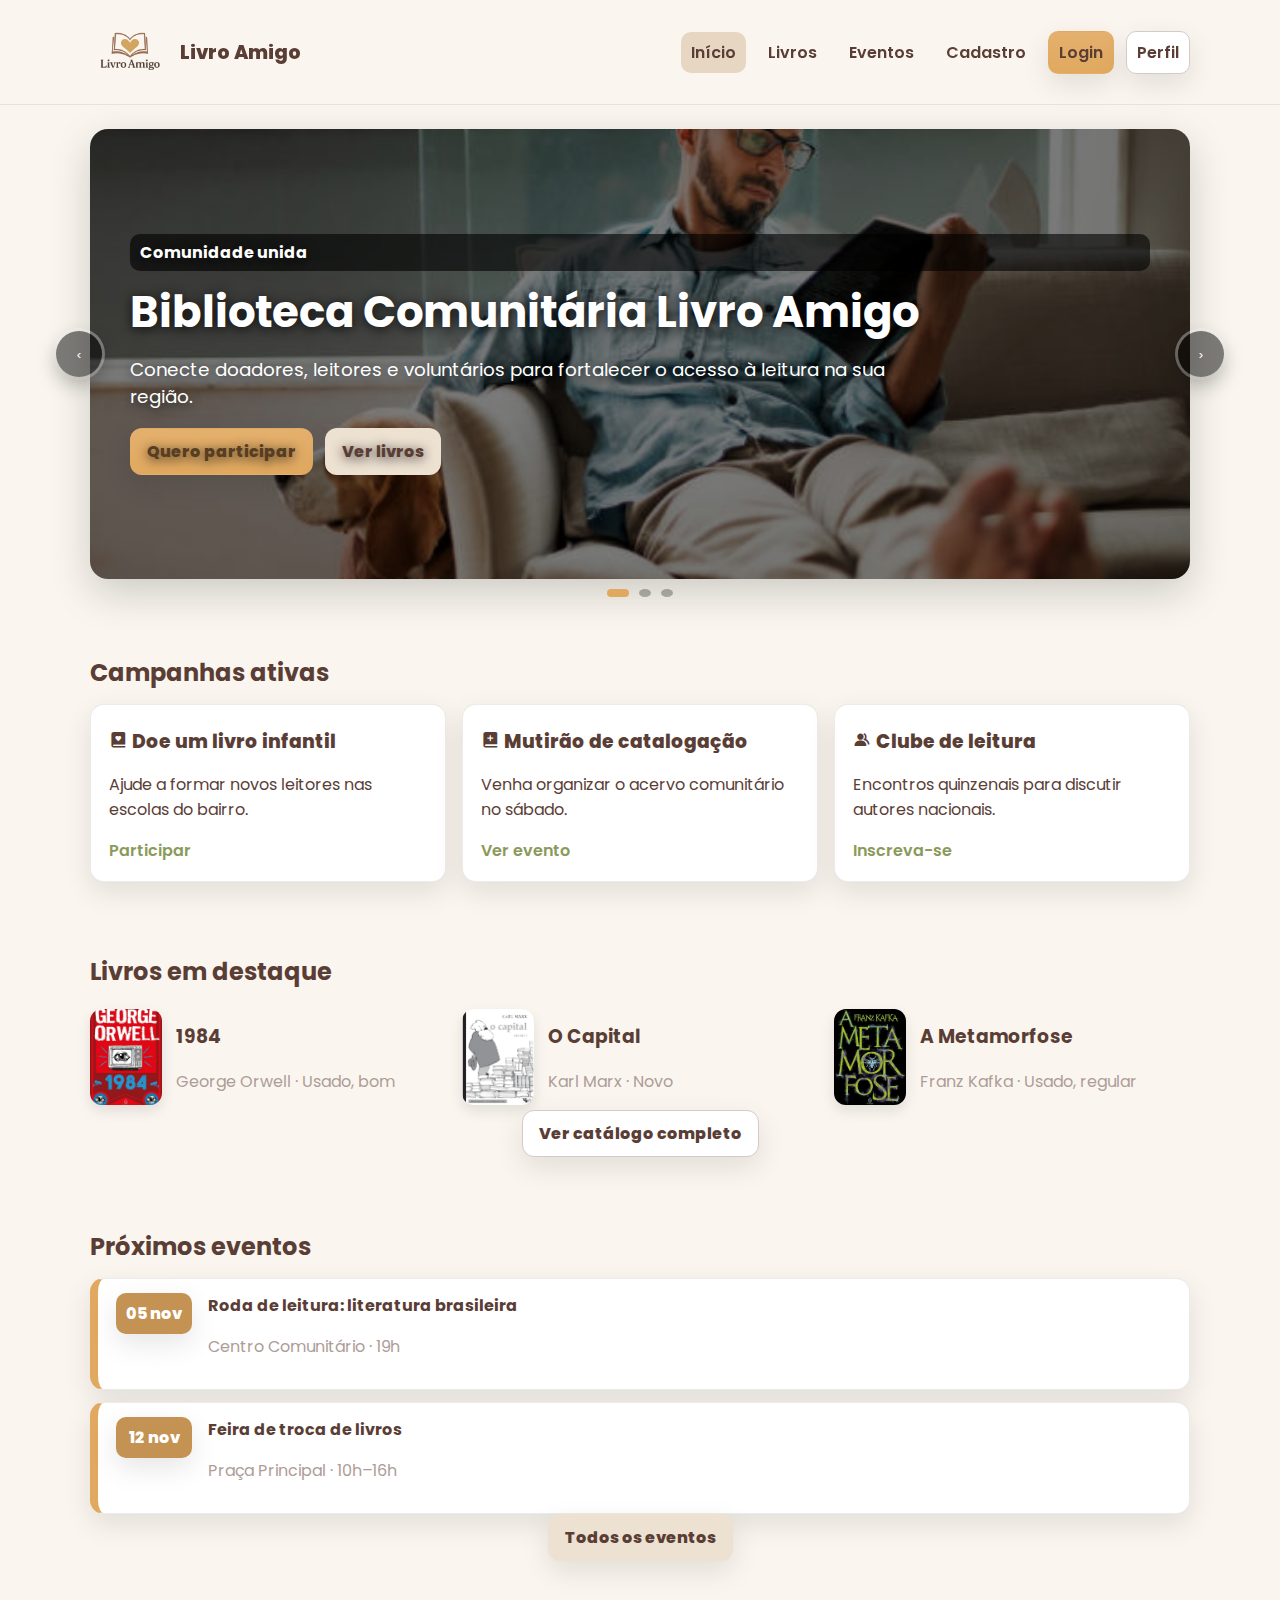
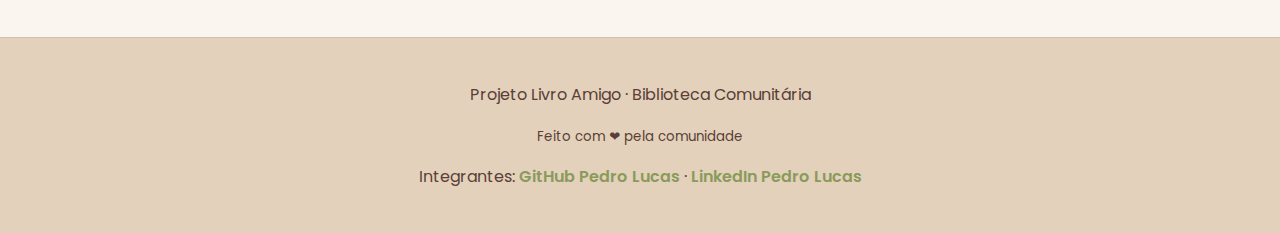
<file: index.html>
<!DOCTYPE html>
<html lang="pt-br">
<head>
  <meta charset="utf-8">
  <meta name="viewport" content="width=device-width,initial-scale=1">
  <meta name="description" content="Biblioteca Comunitária Livro Amigo: conecte doadores, leitores e voluntários, veja livros em destaque e próximos eventos.">
  <title>Livro Amigo — Biblioteca Comunitária</title>
  <link rel="stylesheet" href="style.css">
  <link rel="preconnect" href="https://fonts.googleapis.com">
  <link rel="preconnect" href="https://fonts.gstatic.com" crossorigin>
  <link href="https://fonts.googleapis.com/css2?family=Merriweather:wght@700;900&family=Poppins:wght@400;600;800&display=swap" rel="stylesheet">
  <link href="https://unpkg.com/boxicons@2.1.4/css/boxicons.min.css" rel="stylesheet">
</head>
<body>
  <a class="skip-link" href="#conteudo">Ir para o conteúdo</a>
  <header class="site-header">
    <div class="container">
      <a class="brand" href="index.html" aria-label="Página inicial Livro Amigo">
        <img src="Public/ChatGPT%20Image%208%20de%20set.%20de%202025,%2017_44_16.png" alt="Logotipo Livro Amigo"  width="80" height="80" loading="lazy">
        <span>Livro Amigo</span>
      </a>
      <nav class="nav">
        <a href="index.html" aria-current="page">Início</a>
        <a href="livros.html">Livros</a>
        <a href="eventos.html">Eventos</a>
        <a href="cadastro.html">Cadastro</a>
        <a href="login.html" class="btn">Login</a>
        <a href="perfil.html" class="btn btn--outline">Perfil</a>
      </nav>
    </div>
  </header>

  <main id="conteudo" role="main">
    <section class="hero hero--carousel">
      <div class="container">
        <div class="carousel-wrap" data-carousel data-carousel-interval="7000" role="region" aria-label="Novidades Livro Amigo">
          <div class="carousel">
            <div class="carousel__slides">
              <article class="carousel__slide is-active" data-slide style="--slide-image: url('Public/imagem fundo.jpg');" role="group" aria-roledescription="slide" aria-label="1 de 3">
                <div class="carousel__content">
                  <div class="carousel__meta">Comunidade unida</div>
                  <h1>Biblioteca Comunitária Livro Amigo</h1>
                  <p>Conecte doadores, leitores e voluntários para fortalecer o acesso à leitura na sua região.</p>
                  <div class="hero-actions">
                    <a class="btn" href="cadastro.html">Quero participar</a>
                    <a class="btn btn--ghost" href="livros.html">Ver livros</a>
                  </div>
                </div>
              </article>

              <article class="carousel__slide" data-slide style="--slide-image: url('Public/imagem fundo criança.jpg');" role="group" aria-roledescription="slide" aria-label="2 de 3">
                <div class="carousel__content">
                  <div class="carousel__meta">Eventos e encontros</div>
                  <h2>Participe das rodas de leitura</h2>
                  <p>Vivencie clubes de leitura, feiras de troca e mutirões que movimentam a nossa biblioteca comunitária.</p>
                  <div class="hero-actions">
                    <a class="btn" href="eventos.html">Próximos eventos</a>
                    <a class="btn btn--ghost" href="cadastro.html">Seja voluntário</a>
                  </div>
                </div>
              </article>

              <article class="carousel__slide" data-slide style="--slide-image: url('Public/fundo imagem.jpg');" role="group" aria-roledescription="slide" aria-label="3 de 3">
                <div class="carousel__content">
                  <div class="carousel__meta">Doe ou troque</div>
                  <h2>Compartilhe livros que inspiram</h2>
                  <p>Amplie o acervo da comunidade doando títulos favoritos ou trocando por novas histórias para ler.</p>
                  <div class="hero-actions">
                    <a class="btn" href="cadastro.html">Cadastrar doação</a>
                    <a class="btn btn--ghost" href="livros.html">Explorar catálogo</a>
                  </div>
                </div>
              </article>
            </div>
          </div>

          <button class="carousel__control carousel__control--prev" type="button" data-carousel-prev aria-label="Slide anterior">‹</button>
          <button class="carousel__control carousel__control--next" type="button" data-carousel-next aria-label="Próximo slide">›</button>

          <div class="carousel__dots" data-carousel-dots></div>
        </div>
      </div>
    </section>
    <section class="cards container">
      <h2>Campanhas ativas</h2>
      <div class="grid">
        <article class="card">
          <h3><i class="bx bxs-book-heart icon" aria-hidden="true"></i> Doe um livro infantil</h3>
          <p>Ajude a formar novos leitores nas escolas do bairro.</p>
          <a class="link" href="cadastro.html">Participar</a>
        </article>
        <article class="card">
          <h3><i class="bx bxs-book-add icon" aria-hidden="true"></i> Mutirão de catalogação</h3>
          <p>Venha organizar o acervo comunitário no sábado.</p>
          <a class="link" href="eventos.html">Ver evento</a>
        </article>
        <article class="card">
          <h3><i class="bx bxs-group icon" aria-hidden="true"></i> Clube de leitura</h3>
          <p>Encontros quinzenais para discutir autores nacionais.</p>
          <a class="link" href="eventos.html">Inscreva-se</a>
        </article>
      </div>
    </section>

    <section class="cards container">
      <h2>Livros em destaque</h2>
      <div class="grid">
        <article class="book">
          <img class="book-cover" src="Public/1984Livro.jpg" alt="Capa do livro 1984" width="72" height="96" loading="lazy" decoding="async">
          <div>
            <h3>1984</h3>
            <p class="muted">George Orwell · Usado, bom</p>
          </div>
        </article>
        <article class="book">
          <img class="book-cover" src="Public/capitalLivro.webp" alt="Capa do livro O Capital" width="72" height="96" loading="lazy" decoding="async">
          <div>
            <h3>O Capital</h3>
            <p class="muted">Karl Marx · Novo</p>
          </div>
        </article>
        <article class="book">
          <img class="book-cover" src="Public/metamorfeseLivro.jpg" alt="Capa do livro A Metamorfose" width="72" height="96" loading="lazy" decoding="async">
          <div>
            <h3>A Metamorfose</h3>
            <p class="muted">Franz Kafka · Usado, regular</p>
          </div>
        </article>
      </div>
      <div class="center"><a class="btn btn--outline" href="livros.html">Ver catálogo completo</a></div>
    </section>

    <section class="cards container">
      <h2>Próximos eventos</h2>
      <ul class="events">
        <li>
          <time datetime="2025-11-05">05 nov</time>
          <div>
            <strong>Roda de leitura: literatura brasileira</strong>
            <p class="muted">Centro Comunitário · 19h</p>
          </div>
        </li>
        <li>
          <time datetime="2025-11-12">12 nov</time>
          <div>
            <strong>Feira de troca de livros</strong>
            <p class="muted">Praça Principal · 10h–16h</p>
          </div>
        </li>
      </ul>
      <div class="center"><a class="btn btn--ghost" href="eventos.html">Todos os eventos</a></div>
    </section>
  </main>

  <footer class="site-footer">
    <div class="container">
      <p>Projeto Livro Amigo · Biblioteca Comunitária</p>
      <small>Feito com ❤ pela comunidade</small>
      <p>
        Integrantes:
        <a class="link" href="https://github.com/peluca2007" target="_blank" rel="noopener">GitHub Pedro Lucas</a> ·
        <a class="link" href="https://www.linkedin.com/in/pedro-lucas-sales-larini-7a885b1a4/" target="_blank" rel="noopener">LinkedIn Pedro Lucas</a>

      </p>
    </div>
  </footer>
  <script src="script.js" defer></script>
</body>
</html>
</file>
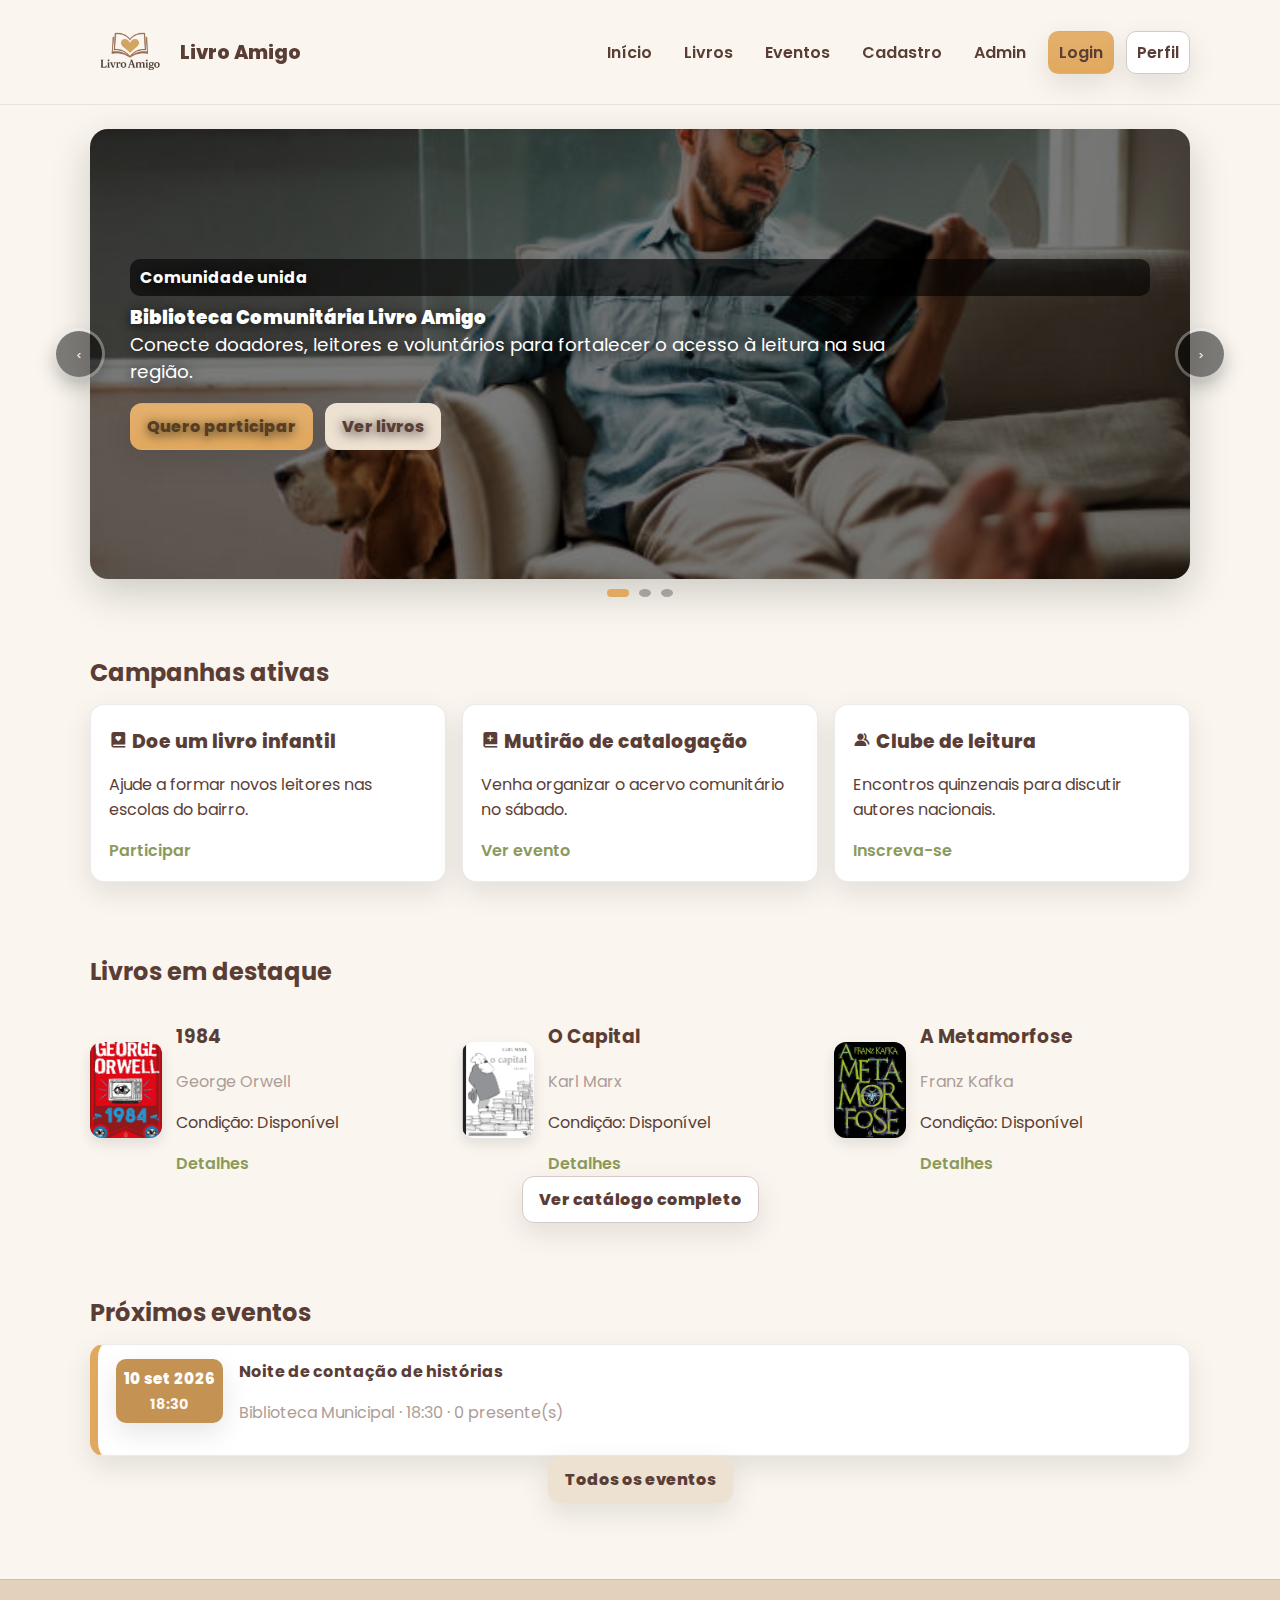
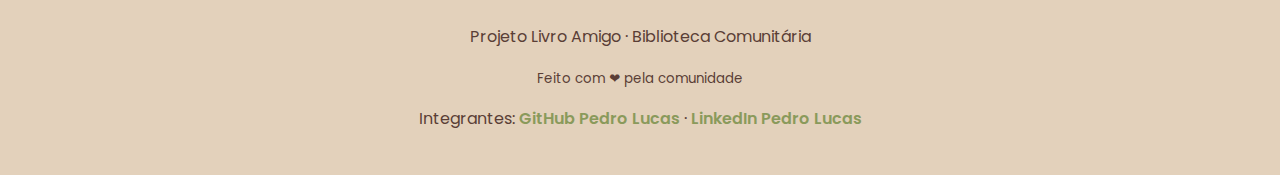
<file: LivroAmigo-main/index.html>
<!DOCTYPE html>
<html lang="pt-br">

<head>
  <meta charset="utf-8">
  <meta name="viewport" content="width=device-width,initial-scale=1">
  <meta name="description"
    content="Biblioteca Comunitária Livro Amigo: conecte doadores, leitores e voluntários, veja livros em destaque e próximos eventos.">
  <title>Livro Amigo — Biblioteca Comunitária</title>
  <link rel="stylesheet" href="style.css">
  <link rel="preconnect" href="https://fonts.googleapis.com">
  <link rel="preconnect" href="https://fonts.gstatic.com" crossorigin>
  <link
    href="https://fonts.googleapis.com/css2?family=Merriweather:wght@700;900&family=Poppins:wght@400;600;800&display=swap"
    rel="stylesheet">
  <link href="https://unpkg.com/boxicons@2.1.4/css/boxicons.min.css" rel="stylesheet">
</head>

<body>
  <a class="skip-link" href="#conteudo">Ir para o conteúdo</a>
  <header class="site-header">
    <div class="container">
      <a class="brand" href="index.html" aria-label="Página inicial Livro Amigo">
        <img src="Public/ChatGPT%20Image%208%20de%20set.%20de%202025,%2017_44_16.png" alt="Logotipo Livro Amigo"
          width="80" height="80" loading="lazy">
        <span>Livro Amigo</span>
      </a>
      <nav class="nav">
        <a href="index.html">Início</a>
        <a href="livros.html">Livros</a>
        <a href="eventos.html">Eventos</a>
        <a href="cadastro.html">Cadastro</a>
        <a href="admin.html">Admin</a> <a href="login.html" class="btn">Login</a>
        <a href="perfil.html" class="btn btn--outline">Perfil</a>
      </nav>
    </div>
  </header>

  <main id="conteudo">
    <section class="hero hero--carousel" aria-labelledby="hero-title">
      <h2 id="hero-title" class="sr-only">Novidades e Destaques</h2>
      <div class="container">
        <div class="carousel-wrap" data-carousel data-carousel-interval="7000" role="region"
          aria-label="Novidades Livro Amigo">
          <div class="carousel">
            <div class="carousel__slides">
              <article class="carousel__slide is-active" data-slide
                style="--slide-image: url('Public/imagem fundo.jpg');" role="listitem" aria-roledescription="slide"
                aria-label="1 de 3">
                <div class="carousel__content">
                  <div class="carousel__meta">Comunidade unida</div>
                  <p class="carousel__heading">Biblioteca Comunitária Livro Amigo</p>
                  <p>Conecte doadores, leitores e voluntários para fortalecer o acesso à leitura na sua região.</p>
                  <div class="hero-actions">
                    <a class="btn" href="cadastro.html">Quero participar</a>
                    <a class="btn btn--ghost" href="livros.html">Ver livros</a>
                  </div>
                </div>
              </article>

              <article class="carousel__slide" data-slide style="--slide-image: url('Public/imagem fundo criança.jpg');"
                role="listitem" aria-roledescription="slide" aria-label="2 de 3">
                <div class="carousel__content">
                  <div class="carousel__meta">Eventos e encontros</div>
                  <p class="carousel__heading carousel__heading--h2">Participe das rodas de leitura</p>
                  <p>Vivencie clubes de leitura, feiras de troca e mutirões que movimentam a nossa biblioteca
                    comunitária.</p>
                  <div class="hero-actions">
                    <a class="btn" href="eventos.html">Próximos eventos</a>
                    <a class="btn btn--ghost" href="cadastro.html">Seja voluntário</a>
                  </div>
                </div>
              </article>

              <article class="carousel__slide" data-slide style="--slide-image: url('Public/fundo imagem.jpg');"
                role="listitem" aria-roledescription="slide" aria-label="3 de 3">
                <div class="carousel__content">
                  <div class="carousel__meta">Doe ou troque</div>
                  
                  <p class="carousel__heading carousel__heading--h2">Compartilhe livros que inspiram</p>
                  <p>Amplie o acervo da comunidade doando títulos favoritos ou trocando por novas histórias para ler.
                  </p>
                  <div class="hero-actions">
                    <a class="btn" href="cadastro.html">Cadastrar doação</a>
                    <a class="btn btn--ghost" href="livros.html">Explorar catálogo</a>
                  </div>
                </div>
              </article>
            </div>
          </div>

          <button class="carousel__control carousel__control--prev" type="button" data-carousel-prev
            aria-label="Slide anterior">‹</button>
          <button class="carousel__control carousel__control--next" type="button" data-carousel-next
            aria-label="Próximo slide">›</button>

          <div class="carousel__dots" data-carousel-dots></div>
        </div>
      </div>
    </section>
    <section class="cards container">
      <h2>Campanhas ativas</h2>
        <div class="grid">
        <article class="card">
          <h3><i class="bx bxs-book-heart icon" aria-hidden="true"></i> Doe um livro infantil</h3>
          <p>Ajude a formar novos leitores nas escolas do bairro.</p>
          <a class="link" href="cadastro.html">Participar</a>
        </article>
        <article class="card">
          <h3><i class="bx bxs-book-add icon" aria-hidden="true"></i> Mutirão de catalogação</h3>
          <p>Venha organizar o acervo comunitário no sábado.</p>
          <a class="link" href="eventos.html">Ver evento</a>
        </article>
        <article class="card">
          <h3><i class="bx bxs-group icon" aria-hidden="true"></i> Clube de leitura</h3>
          <p>Encontros quinzenais para discutir autores nacionais.</p>
          <a class="link" href="eventos.html">Inscreva-se</a>
        </article>
      </div>
    </section>

    <section class="cards container">
      <h2>Livros em destaque</h2>
        <div class="grid" id="featuredGrid">
        <article class="book">
          <img class="book-cover" src="Public/1984Livro.jpg" alt="Capa do livro 1984" width="72" height="96"
            loading="lazy" decoding="async">
          <div>
            <h3>1984</h3>
            <p class="muted">George Orwell · Usado, bom</p>
          </div>
        </article>
        <article class="book">
          <img class="book-cover" src="Public/capitalLivro.webp" alt="Capa do livro O Capital" width="72" height="96"
            loading="lazy" decoding="async">
          <div>
            <h3>O Capital</h3>
            <p class="muted">Karl Marx · Novo</p>
          </div>
        </article>
        <article class="book">
          <img class="book-cover" src="Public/metamorfeseLivro.jpg" alt="Capa do livro A Metamorfose" width="72"
            height="96" loading="lazy" decoding="async">
          <div>
            <h3>A Metamorfose</h3>
            <p class="muted">Franz Kafka · Usado, regular</p>
          </div>
        </article>
      </div>
      <div class="center"><a class="btn btn--outline" href="livros.html">Ver catálogo completo</a></div>
    </section>

    <section class="cards container">
      <h2>Próximos eventos</h2>
      <ul class="events">
        <li>
          <time datetime="2025-11-05">05 nov</time>
          <div>
            <strong>Roda de leitura: literatura brasileira</strong>
            <p class="muted">Centro Comunitário · 19h</p>
          </div>
        </li>
        <li>
          <time datetime="2025-11-12">12 nov</time>
          <div>
            <strong>Feira de troca de livros</strong>
            <p class="muted">Praça Principal · 10h–16h</p>
          </div>
        </li>
      </ul>
      <div class="center"><a class="btn btn--ghost" href="eventos.html">Todos os eventos</a></div>
    </section>
  </main>

  <footer class="site-footer">
    <div class="container">
      <p>Projeto Livro Amigo · Biblioteca Comunitária</p>
      <small>Feito com ❤ pela comunidade</small>
      <p>
        Integrantes:
        <a class="link" href="https://github.com/peluca2007" target="_blank" rel="noopener">GitHub Pedro Lucas</a> ·
        <a class="link" href="https://www.linkedin.com/in/pedro-lucas-sales-larini-7a885b1a4/" target="_blank" rel="noopener">LinkedIn Pedro Lucas</a>
      </p>
    </div>
  </footer>
  <script src="events.js" defer></script>
  <script src="script.js" defer></script>
  <script src="index-books.js" defer></script>
</body>

</html>
</file>
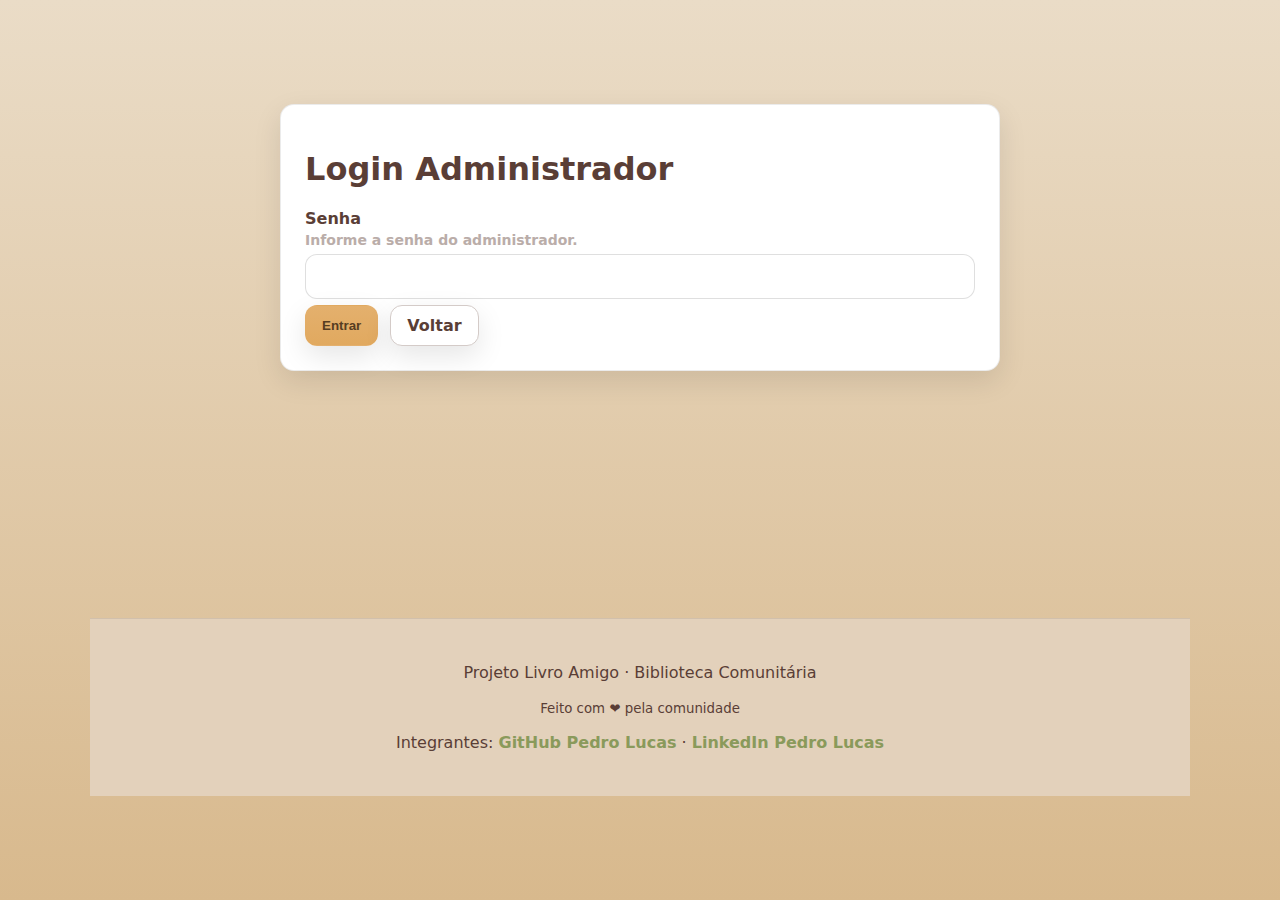
<file: admin-login.html>
<!DOCTYPE html>
<html lang="pt-br">
<head>
  <meta charset="utf-8">
  <meta name="viewport" content="width=device-width,initial-scale=1">
  <title>Login Admin — Livro Amigo</title>
  <link rel="stylesheet" href="style.css">
</head>
<body class="auth">
  <main id="conteudo" class="container narrow" role="main">
    <form id="adminLoginForm" class="form">
      <h1>Login Administrador</h1>
      <label for="adminPassword">Senha
        <span class="field-hint">Informe a senha do administrador.</span>
      </label>
      <input id="adminPassword" name="adminPassword" type="password" required autocomplete="current-password">
      <div class="form-actions">
        <button class="btn" type="submit">Entrar</button>
        <a class="btn btn--outline" href="index.html">Voltar</a>
      </div>
    </form>
  </main>

  <footer class="site-footer">
    <div class="container">
      <p>Projeto Livro Amigo · Biblioteca Comunitária</p>
      <small>Feito com ❤ pela comunidade</small>
      <p>
        Integrantes:
        <a class="link" href="https://github.com/peluca2007" target="_blank" rel="noopener">GitHub Pedro Lucas</a> ·
        <a class="link" href="https://www.linkedin.com/in/pedro-lucas-sales-larini-7a885b1a4/" target="_blank" rel="noopener">LinkedIn Pedro Lucas</a>
      </p>
    </div>
  </footer>

  <script src="admin-login.js" defer></script>
</body>
</html>
</file>
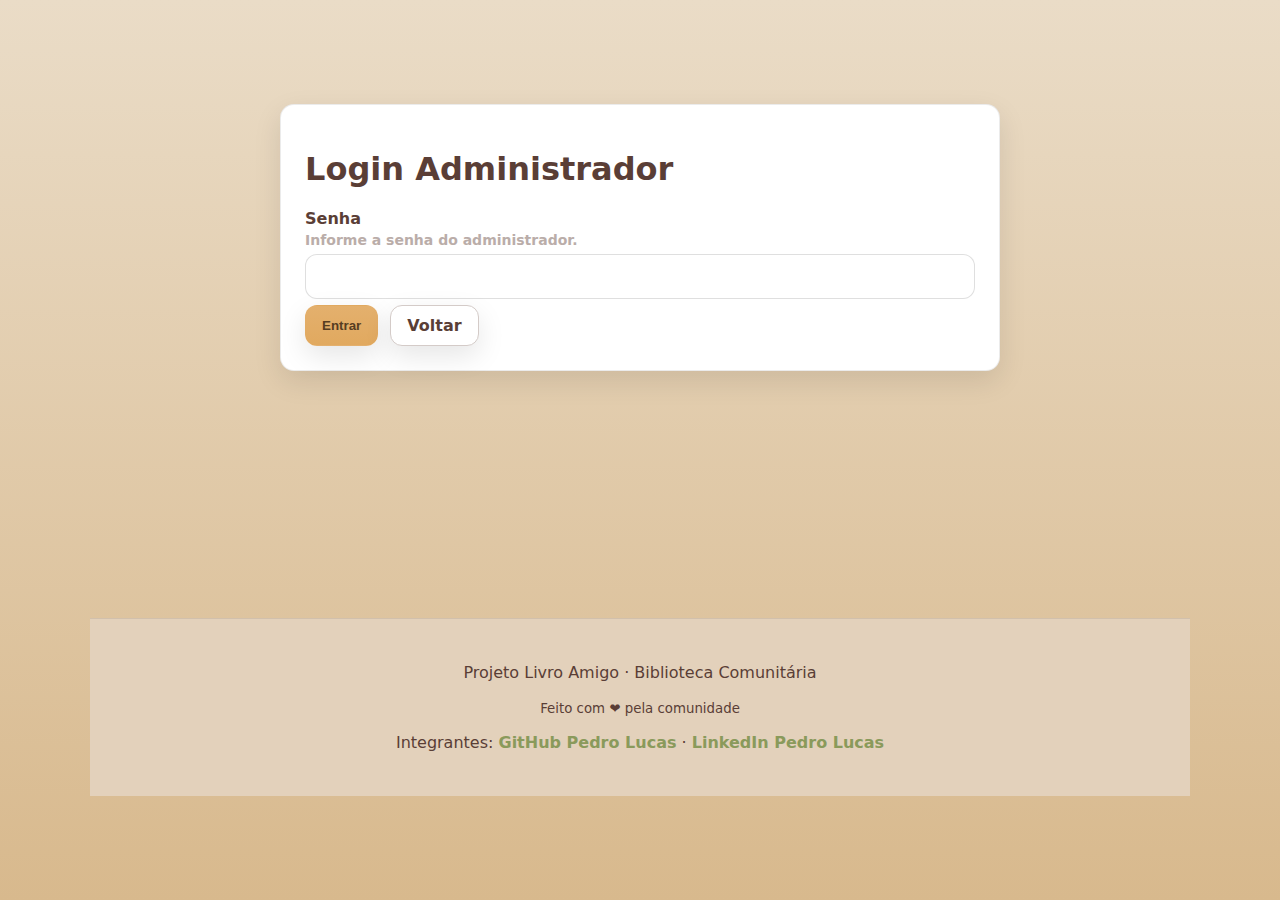
<file: admin.html>
<!DOCTYPE html>
<html lang="pt-br">
<head>
  <meta charset="utf-8">
  <meta name="viewport" content="width=device-width,initial-scale=1">
  <meta name="description" content="Painel administrativo para gestão de usuários.">
  <title>Admin — Livro Amigo</title>
  <link rel="stylesheet" href="style.css">
  <link href="https://fonts.googleapis.com/css2?family=Merriweather:wght@700;900&family=Poppins:wght@400;600;800&display=swap" rel="stylesheet">
  <link href="https://unpkg.com/boxicons@2.1.4/css/boxicons.min.css" rel="stylesheet">
</head>
<body>
  <a class="skip-link" href="#conteudo">Ir para o conteúdo</a>
  <header class="site-header">
    <div class="container">
      <a class="brand" href="index.html" aria-label="Página inicial Livro Amigo">
        <img src="Public/ChatGPT%20Image%208%20de%20set.%20de%202025,%2017_44_16.png" alt="Logotipo Livro Amigo" width="80" height="80" loading="lazy">
        <span>Livro Amigo</span>
      </a>
      <nav class="nav">
        <a href="index.html">Início</a>
        <a href="livros.html">Livros</a>
        <a href="eventos.html">Eventos</a>
        <a href="cadastro.html">Cadastro</a>
        <a href="admin.html" aria-current="page">Admin</a>
        <a href="login.html" class="btn">Login</a>
        <a href="perfil.html" class="btn btn--outline">Perfil</a>
      </nav>
    </div>
  </header>

  <main id="conteudo" role="main">
    <section class="hero hero--compact">
      <div class="container narrow">
        <h1>Administração</h1>
        <p class="center">Gerencie o cadastro de novos usuários do sistema.</p>
      </div>
    </section>

    <div class="container narrow">
      <!-- busca de usuários movida para a seção 'Usuários Cadastrados' -->
        <div style="display:flex; justify-content:flex-end; gap:8px; margin-top:8px;">
          <button id="btnLogout" class="btn btn--ghost">Logout</button>
        </div>

      <!-- formulário de cadastro de usuário movido para a seção de usuários (abaixo) -->

      <section class="cards">
        <h2>Pedidos de Empréstimo</h2>
        <ul id="loanRequestsList" class="events events--list"></ul>
        <p id="noLoanRequests" class="muted center" style="display:none; margin-top:20px;">Nenhum pedido de empréstimo.</p>
      </section>

      <section class="cards">
        <h2>Livros para aprovação</h2>
        <p class="muted">Novos livros enviados por usuários aguardando validação.</p>
        <ul id="bookApprovalList" class="events events--list"></ul>
        <p id="noBookApprovals" class="muted center" style="display:none; margin-top:12px;">Nenhum livro pendente.</p>
      </section>

      <section class="cards">
      

      <section class="cards">
        <h2>Criar Evento</h2>
        <form id="eventForm" class="form">
          <label for="eventTitle">Título do evento</label>
          <input type="text" id="eventTitle" required placeholder="Ex: Roda de Leitura">

          <label for="eventDate">Data</label>
          <input type="date" id="eventDate" required>

          <label for="eventTime">Hora (texto)</label>
          <input type="text" id="eventTime" placeholder="Ex: 19:00 ou 19h">

          <label for="eventLocation">Local</label>
          <input type="text" id="eventLocation" placeholder="Ex: Praça Principal">

          <label for="eventDesc">Descrição</label>
          <textarea id="eventDesc" rows="3" placeholder="Descrição curta"></textarea>

          <div class="form-actions">
            <button id="btnCreateEvent" type="submit" class="btn">Criar evento</button>
          </div>
        </form>

        <h3 style="margin-top:18px;">Eventos cadastrados</h3>
        <div style="display:flex; gap:8px; margin-bottom:8px; align-items:center;">
          <button id="filterAll" class="btn btn--ghost btn--sm">Todos</button>
          <button id="filterFuture" class="btn btn--ghost btn--sm">Futuros</button>
          <button id="filterPast" class="btn btn--ghost btn--sm">Passados</button>
        </div>
        <ul id="eventsList" class="events"></ul>
        <p id="noEventsMessage" class="muted center" style="display:none; margin-top:12px;">Nenhum evento cadastrado.</p>
      </section>

      <section class="cards">
        <h2>Usuários Cadastrados</h2>
        <form id="adminForm" class="form" style="margin-bottom:12px;">
          <fieldset>
            <legend>Novo Usuário</legend>
            <label for="nome">Nome do usuário</label>
            <input type="text" id="nome" required placeholder="Ex: João Silva">

            <label for="email">E-mail</label>
            <input type="email" id="email" required placeholder="Ex: joao@email.com">
            
            <label for="telefone">Telefone</label>
            <input type="tel" id="telefone" placeholder="(00) 90000-0000">

            <label for="tipo">Tipo de usuário</label>
            <select id="tipo">
              <option value="Membro">Membro</option>
              <option value="Voluntário">Voluntário</option>
              <option value="Doador">Doador</option>
              <option value="Leitor">Leitor</option>
            </select>

            <label for="local">Localização</label>
            <input type="text" id="local" placeholder="Cidade / UF">
          </fieldset>

          <div class="form-actions">
            <button type="submit" class="btn">Cadastrar</button>
            <button type="button" id="btnLimpar" class="btn btn--ghost">Limpar Campos</button>
            <button type="button" id="btnExcluirTodos" class="btn btn--outline" style="border-color: #d32f2f; color: #d32f2f;">Excluir Todos</button>
          </div>
        </form>

        <label for="search">Pesquisar usuário</label>
        <input type="search" id="search" placeholder="Digite nome ou e-mail para filtrar..." style="margin-bottom:10px; width:100%;">
        <ul id="userList" class="events events--list">
          </ul>
        <p id="emptyMessage" class="muted center" style="display:none; margin-top:20px;">Nenhum usuário encontrado.</p>
      </section>
    </div>
  </main>

  <footer class="site-footer">
    <div class="container">
      <p>Projeto Livro Amigo · Biblioteca Comunitária</p>
      <small>Feito com ❤ pela comunidade</small>
      <p>
        Integrantes:
        <a class="link" href="https://github.com/peluca2007" target="_blank" rel="noopener">GitHub Pedro Lucas</a> ·
        <a class="link" href="https://www.linkedin.com/in/pedro-lucas-sales-larini-7a885b1a4/" target="_blank" rel="noopener">LinkedIn Pedro Lucas</a>
      </p>
    </div>
  </footer>

  <script src="admin.js"></script>
</body>
</html>
</file>
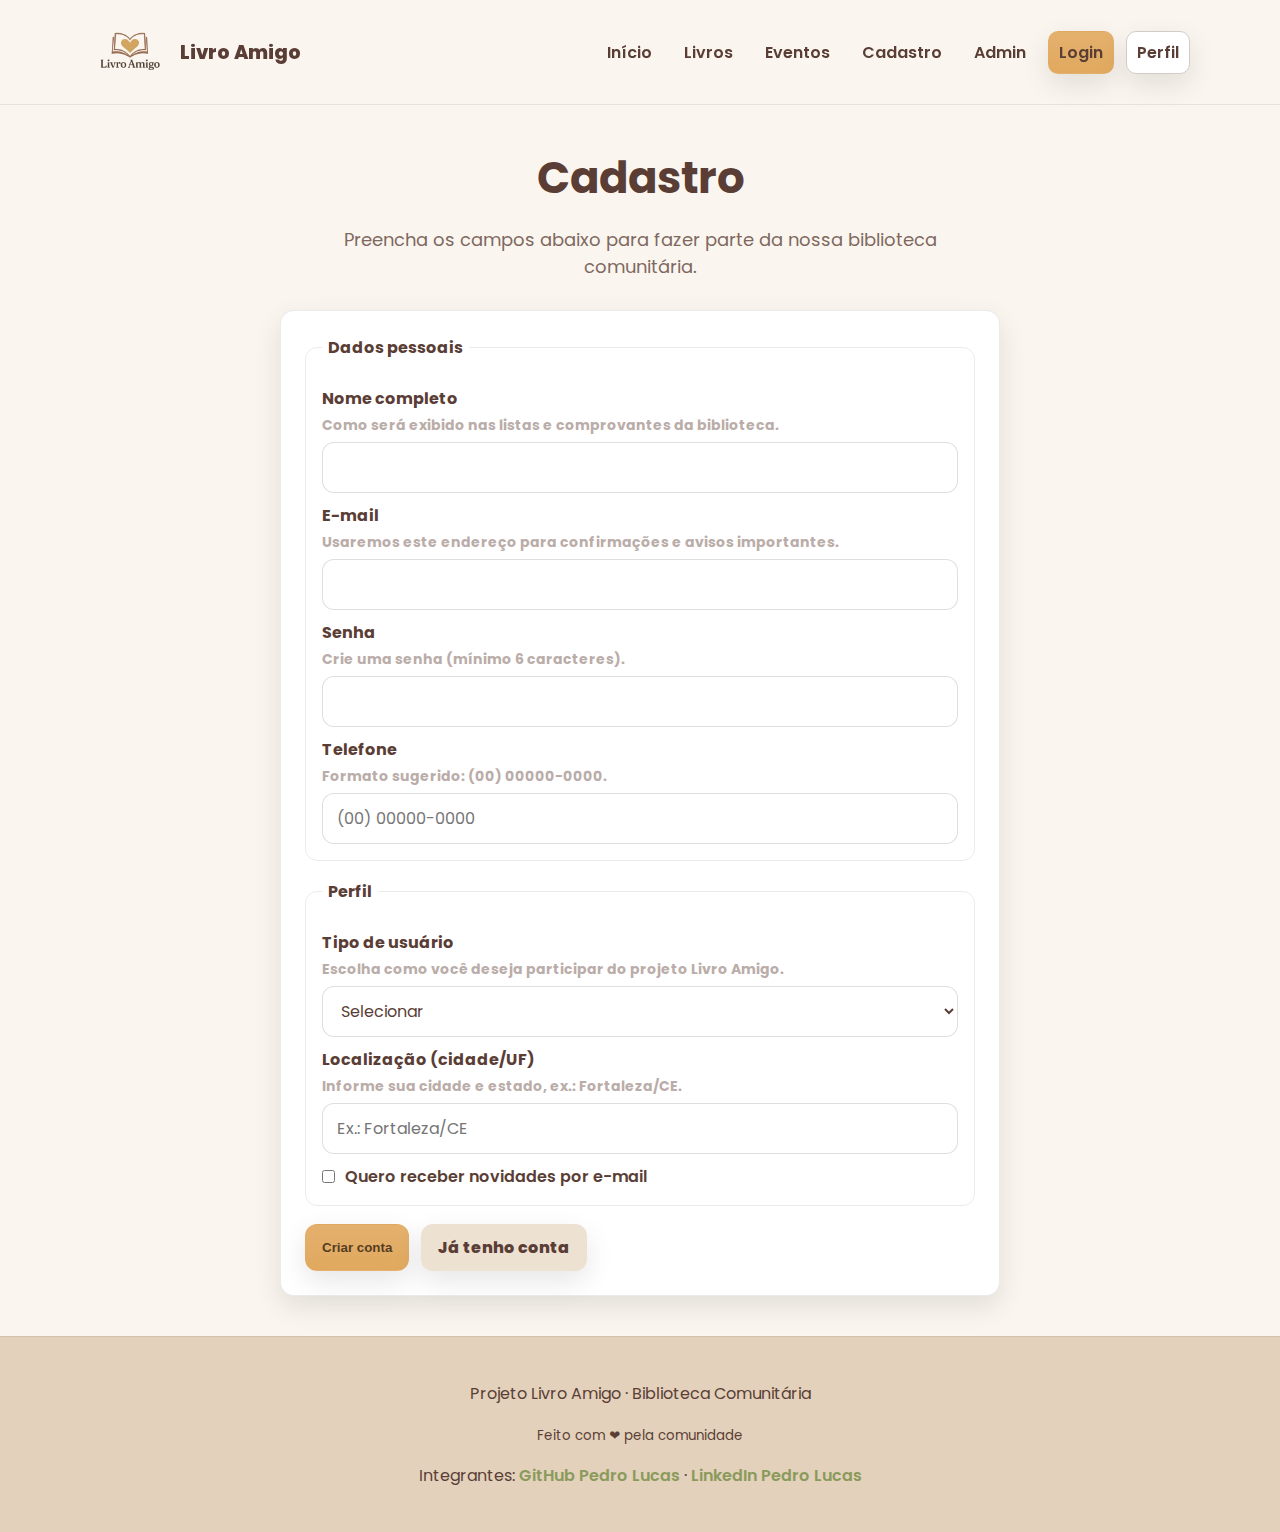
<file: cadastro.html>
<!DOCTYPE html>
<html lang="pt-br">

<head>
  <meta charset="utf-8">
  <meta name="viewport" content="width=device-width,initial-scale=1">
  <meta name="description"
    content="Cadastro de doadores, leitores e voluntários da Biblioteca Comunitária Livro Amigo.">
  <title>Cadastro — Livro Amigo</title>
  <link rel="stylesheet" href="style.css">

  <link rel="preconnect" href="https://fonts.googleapis.com">
  <link rel="preconnect" href="https://fonts.gstatic.com" crossorigin>
  <link
    href="https://fonts.googleapis.com/css2?family=Merriweather:wght@700;900&family=Poppins:wght@400;600;800&display=swap"
    rel="stylesheet">
  <link href="https://unpkg.com/boxicons@2.1.4/css/boxicons.min.css" rel="stylesheet">
</head>

<body>
  <a class="skip-link" href="#conteudo">Ir para o conteúdo</a>
  <header class="site-header">
    <div class="container">
      <a class="brand" href="index.html" aria-label="Página inicial Livro Amigo">
        <img src="Public/ChatGPT%20Image%208%20de%20set.%20de%202025,%2017_44_16.png" alt="Logotipo Livro Amigo"
          width="80" height="80" loading="lazy">
        <span>Livro Amigo</span>
      </a>
      <nav class="nav">
        <a href="index.html">Início</a>
        <a href="livros.html">Livros</a>
        <a href="eventos.html">Eventos</a>
        <a href="cadastro.html">Cadastro</a>
        <a href="admin.html">Admin</a> <a href="login.html" class="btn">Login</a>
        <a href="perfil.html" class="btn btn--outline">Perfil</a>
      </nav>
    </div>
  </header>

  <main id="conteudo" role="main">
    <section class="hero hero--compact">
      <div class="container narrow">
        <h1>Cadastro</h1>
        <p class="center">Preencha os campos abaixo para fazer parte da nossa biblioteca comunitária.</p>
      </div>
    </section>

    <div class="container narrow">
      <form class="form" action="login.html" method="get">
        <fieldset>
          <legend>Dados pessoais</legend>

          <label for="nome">Nome completo
            <span id="nome-hint" class="field-hint">Como será exibido nas listas e comprovantes da biblioteca.</span>
          </label>
          <input id="nome" name="nome" type="text" autocomplete="name" required aria-describedby="nome-hint">

          <label for="email">E-mail
            <span id="email-hint" class="field-hint">Usaremos este endereço para confirmações e avisos
              importantes.</span>
          </label>
          <input id="email" name="email" type="email" autocomplete="email" required aria-describedby="email-hint">

          <label for="senha">Senha
            <span id="senha-hint" class="field-hint">Crie uma senha (mínimo 6 caracteres).</span>
          </label>
          <input id="senha" name="senha" type="password" minlength="6" required aria-describedby="senha-hint">

          <label for="telefone">Telefone
            <span id="telefone-hint" class="field-hint">Formato sugerido: (00) 00000-0000.</span>
          </label>
          <input id="telefone" name="telefone" type="tel" inputmode="tel" autocomplete="tel-national"
            placeholder="(00) 00000-0000" pattern="^\(?\d{2}\)?\s?\d{4,5}-?\d{4}$" required
            aria-describedby="telefone-hint">
        </fieldset>

        <fieldset>
          <legend>Perfil</legend>

          <label for="tipo">Tipo de usuário
            <span id="tipo-hint" class="field-hint">Escolha como você deseja participar do projeto Livro Amigo.</span>
          </label>
          <select id="tipo" name="tipo" required aria-describedby="tipo-hint">
            <option value="" selected disabled>Selecionar</option>
            <option value="doador">Doador</option>
            <option value="leitor">Leitor</option>
            <option value="voluntario">Voluntário</option>
          </select>

          <label for="local">Localização (cidade/UF)
            <span id="local-hint" class="field-hint">Informe sua cidade e estado, ex.: Fortaleza/CE.</span>
          </label>
          <input id="local" name="local" type="text" placeholder="Ex.: Fortaleza/CE" required
            aria-describedby="local-hint">

          <label class="checkbox">
            <input type="checkbox" name="newsletter"> Quero receber novidades por e-mail
          </label>
        </fieldset>

        <div class="form-actions">
          <button class="btn" type="submit">Criar conta</button>
          <a class="btn btn--ghost" href="login.html">Já tenho conta</a>
        </div>
      </form>
    </div>
  </main>

  <footer class="site-footer">
    <div class="container">
      <p>Projeto Livro Amigo · Biblioteca Comunitária</p>
      <small>Feito com ❤ pela comunidade</small>
      <p>
        Integrantes:
        <a class="link" href="https://github.com/peluca2007" target="_blank" rel="noopener">GitHub Pedro Lucas</a> ·
        <a class="link" href="https://www.linkedin.com/in/pedro-lucas-sales-larini-7a885b1a4/" target="_blank" rel="noopener">LinkedIn Pedro Lucas</a>
      </p>
    </div>
  </footer>
  <script src="cadastro.js" defer></script>
</body>

</html>
</file>
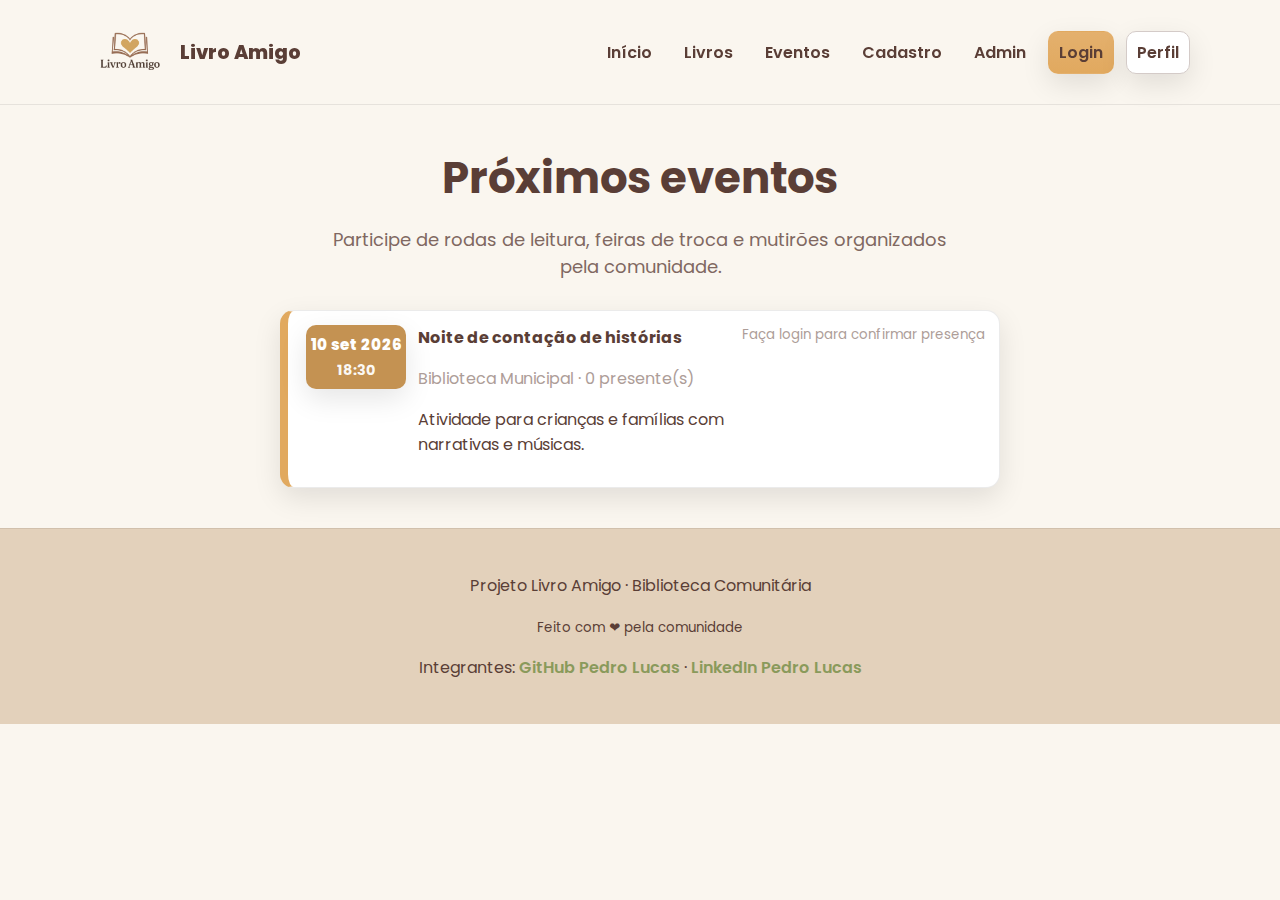
<file: eventos.html>
<!DOCTYPE html>
<html lang="pt-br">

<head>
  <meta charset="utf-8">
  <meta name="viewport" content="width=device-width,initial-scale=1">
  <meta name="description" content="Eventos da Biblioteca Comunitária: rodas de leitura, feiras de troca e mutirões.">
  <title>Eventos — Livro Amigo</title>
  <link rel="stylesheet" href="style.css">
  <link rel="preconnect" href="https://fonts.googleapis.com">
  <link rel="preconnect" href="https://fonts.gstatic.com" crossorigin>
  <link
    href="https://fonts.googleapis.com/css2?family=Merriweather:wght@700;900&family=Poppins:wght@400;600;800&display=swap"
    rel="stylesheet">
  <link href="https://unpkg.com/boxicons@2.1.4/css/boxicons.min.css" rel="stylesheet">
</head>

<body>
  <a class="skip-link" href="#conteudo">Ir para o conteúdo</a>
  <header class="site-header">
    <div class="container">
      <a class="brand" href="index.html" aria-label="Página inicial Livro Amigo">
        <img src="Public/ChatGPT%20Image%208%20de%20set.%20de%202025,%2017_44_16.png" alt="Logotipo Livro Amigo"
          width="80" height="80" loading="lazy">
        <span>Livro Amigo</span>
      </a>
      <nav class="nav">
        <a href="index.html">Início</a>
        <a href="livros.html">Livros</a>
        <a href="eventos.html">Eventos</a>
        <a href="cadastro.html">Cadastro</a>
        <a href="admin.html">Admin</a> <a href="login.html" class="btn">Login</a>
        <a href="perfil.html" class="btn btn--outline">Perfil</a>
      </nav>
    </div>
  </header>

  <main id="conteudo" role="main">
    <section class="hero hero--compact">
      <div class="container">
        <h1>Próximos eventos</h1>
        <p>Participe de rodas de leitura, feiras de troca e mutirões organizados pela comunidade.</p>
      </div>
    </section>
    <div class="container narrow">
      <ul id="eventsList" class="events events--list">
        <!-- Eventos serão carregados via JavaScript -->
      </ul>
      <p id="noEventsMsg" class="muted center" style="display:none; margin-top:20px;">Nenhum evento agendado.</p>
    </div>
  </main>

  <footer class="site-footer">
    <div class="container">
      <p>Projeto Livro Amigo · Biblioteca Comunitária</p>
      <small>Feito com ❤ pela comunidade</small>
      <p>
        Integrantes:
        <a class="link" href="https://github.com/peluca2007" target="_blank" rel="noopener">GitHub Pedro Lucas</a> ·
        <a class="link" href="https://www.linkedin.com/in/pedro-lucas-sales-larini-7a885b1a4/" target="_blank" rel="noopener">LinkedIn Pedro Lucas</a>
      </p>
    </div>
  </footer>
  <script src="events.js" defer></script>
</body>

</html>
</file>
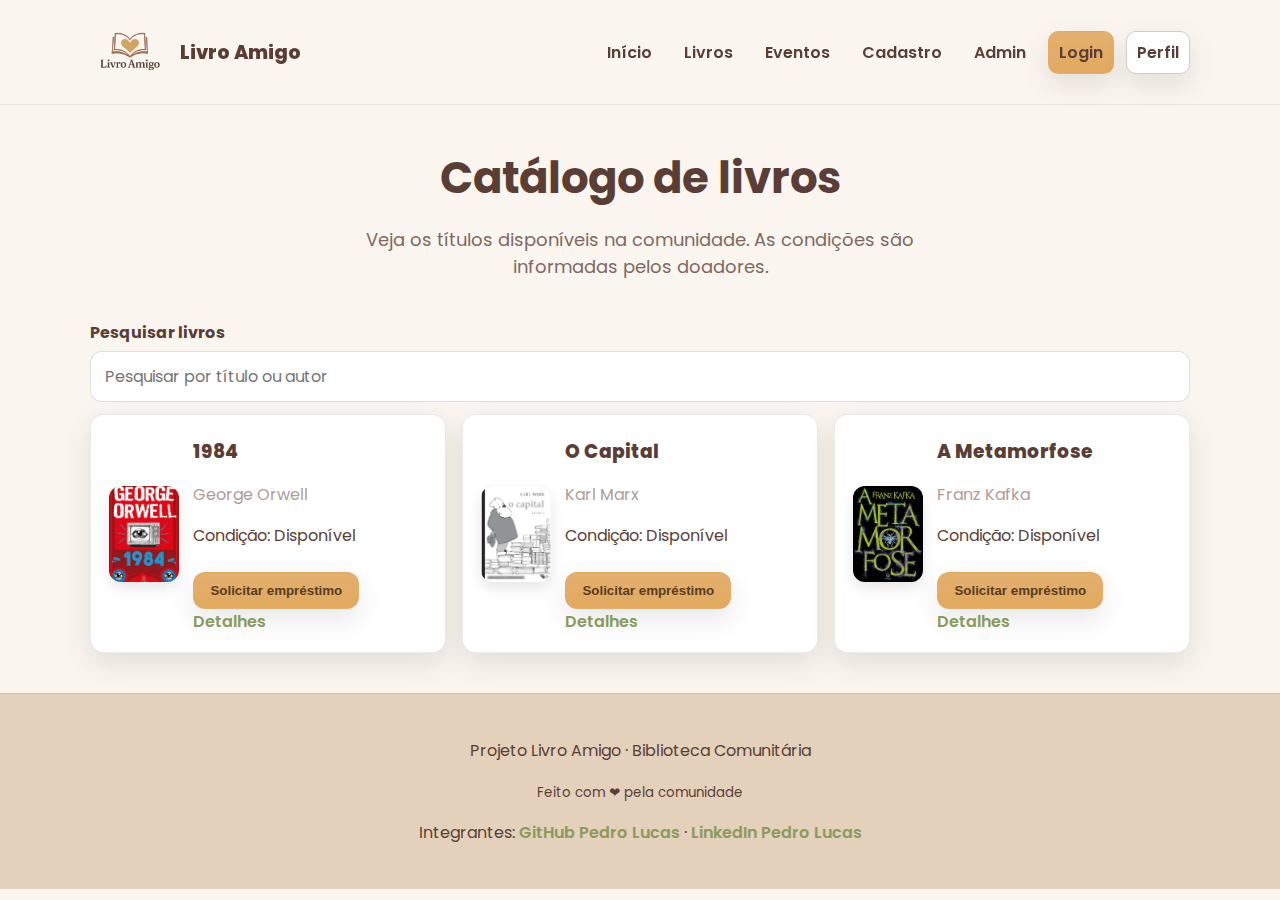
<file: livros.html>
<!DOCTYPE html>
<html lang="pt-br">

<head>
  <meta charset="utf-8">
  <meta name="viewport" content="width=device-width,initial-scale=1">
  <meta name="description"
    content="Catálogo de livros da Biblioteca Comunitária Livro Amigo. Títulos, autores e condição dos exemplares.">
  <title>Catálogo de Livros — Livro Amigo</title>
  <link rel="stylesheet" href="style.css">
  <link rel="preconnect" href="https://fonts.googleapis.com">
  <link rel="preconnect" href="https://fonts.gstatic.com" crossorigin>
  <link
    href="https://fonts.googleapis.com/css2?family=Merriweather:wght@700;900&family=Poppins:wght@400;600;800&display=swap"
    rel="stylesheet">
  <link href="https://unpkg.com/boxicons@2.1.4/css/boxicons.min.css" rel="stylesheet">
</head>

<body>
  <a class="skip-link" href="#conteudo">Ir para o conteúdo</a>
  <header class="site-header">
    <div class="container">
      <a class="brand" href="index.html" aria-label="Página inicial Livro Amigo">
        <img src="Public/ChatGPT%20Image%208%20de%20set.%20de%202025,%2017_44_16.png" alt="Logotipo Livro Amigo"
          width="80" height="80" loading="lazy">
        <span>Livro Amigo</span>
      </a>
      <nav class="nav">
        <a href="index.html">Início</a>
        <a href="livros.html">Livros</a>
        <a href="eventos.html">Eventos</a>
        <a href="cadastro.html">Cadastro</a>
        <a href="admin.html">Admin</a> <a href="login.html" class="btn">Login</a>
        <a href="perfil.html" class="btn btn--outline">Perfil</a>
      </nav>
    </div>
  </header>

  <main id="conteudo" role="main">
    <section class="hero hero--compact">
      <div class="container">
        <h1>Catálogo de livros</h1>
        <p>Veja os títulos disponíveis na comunidade. As condições são informadas pelos doadores.</p>
      </div>
    </section>

    <div class="container">
      <label for="bookSearch">Pesquisar livros</label>
      <input id="bookSearch" type="search" placeholder="Pesquisar por título ou autor" style="margin-bottom:12px; width:100%;">
      <div class="grid grid--books" id="booksGrid">
        <article class="card book">
          <img class="book-cover" src="Public/1984Livro.jpg" alt="Capa do livro 1984" width="72" height="96"
            loading="lazy" decoding="async">
          <div class="book-info">
            <h3>1984</h3>
            <p class="muted">George Orwell</p>
            <p>Condição: Usado, bom</p>
            <a class="link" href="#">Detalhes</a>
          </div>
        </article>

        <article class="card book">
          <img class="book-cover" src="Public/capitalLivro.webp" alt="Capa do livro O Capital" width="72" height="96"
            loading="lazy" decoding="async">
          <div class="book-info">
            <h3>O Capital</h3>
            <p class="muted">Karl Marx</p>
            <p>Condição: Novo</p>
            <a class="link" href="#">Detalhes</a>
          </div>
        </article>

        <article class="card book">
          <img class="book-cover" src="Public/metamorfeseLivro.jpg" alt="Capa do livro A Metamorfose" width="72"
            height="96" loading="lazy" decoding="async">
          <div class="book-info">
            <h3>A Metamorfose</h3>
            <p class="muted">Franz Kafka</p>
            <p>Condição: Usado, regular</p>
            <a class="link" href="#">Detalhes</a>
          </div>
        </article>
      </div>
    </div>
  </main>

  <footer class="site-footer">
    <div class="container">
      <p>Projeto Livro Amigo · Biblioteca Comunitária</p>
      <small>Feito com ❤ pela comunidade</small>
      <p>
        Integrantes:
        <a class="link" href="https://github.com/peluca2007" target="_blank" rel="noopener">GitHub Pedro Lucas</a> ·
        <a class="link" href="https://www.linkedin.com/in/pedro-lucas-sales-larini-7a885b1a4/" target="_blank" rel="noopener">LinkedIn Pedro Lucas</a>
      </p>
    </div>
  </footer>
  <script src="livros.js" defer></script>
</body>

</html>
</file>
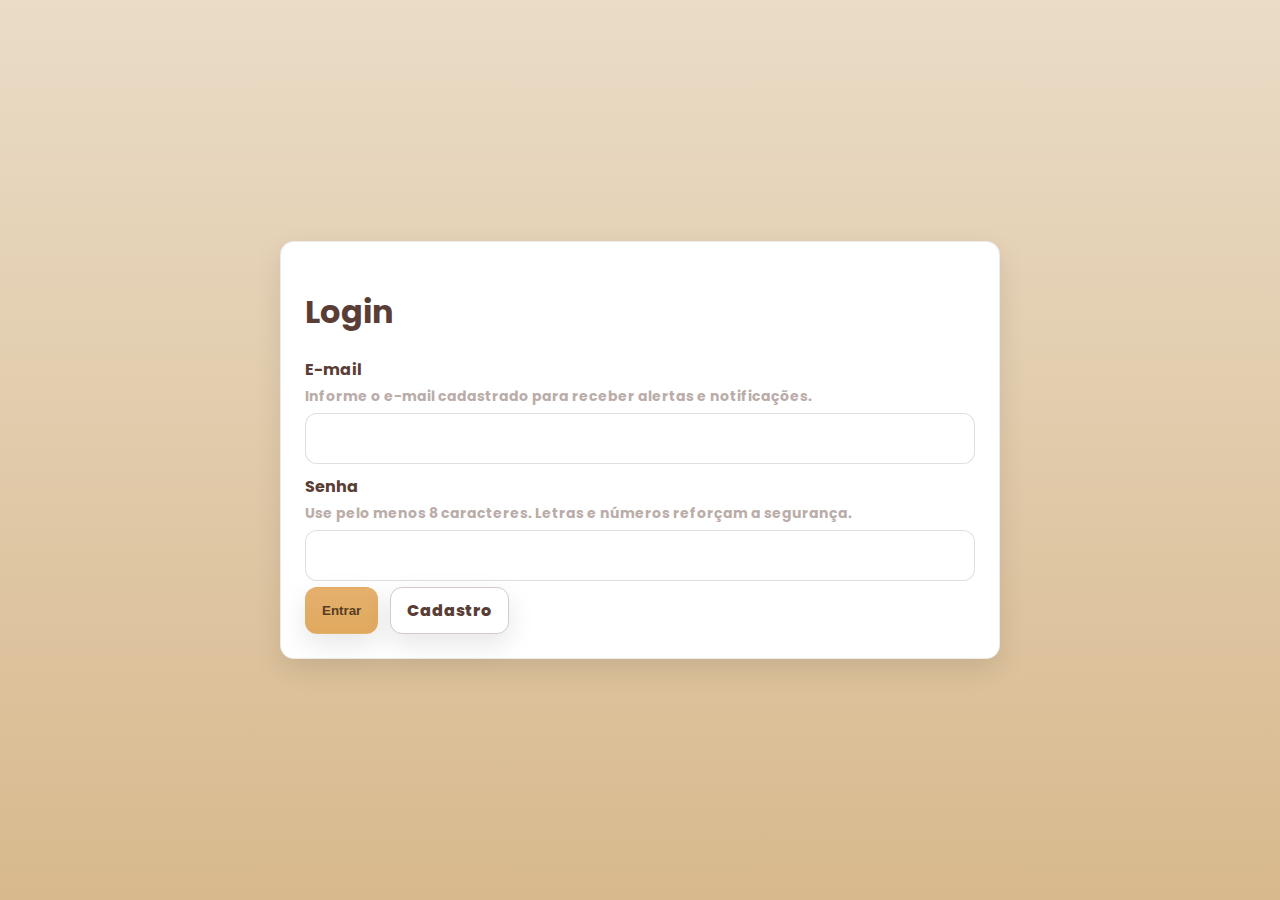
<file: login.html>
<!DOCTYPE html>
<html lang="pt-br">
<head>
  <meta charset="utf-8">
  <meta name="viewport" content="width=device-width,initial-scale=1">
  <meta name="description" content="Acesse sua conta Livro Amigo para acompanhar doações, trocas e atividades como voluntário.">
  <title>Login — Livro Amigo</title>
  <link rel="stylesheet" href="style.css">
  <link rel="preconnect" href="https://fonts.googleapis.com">
  <link rel="preconnect" href="https://fonts.gstatic.com" crossorigin>
  <link href="https://fonts.googleapis.com/css2?family=Merriweather:wght@700;900&family=Poppins:wght@400;600;800&display=swap" rel="stylesheet">
  <link href="https://unpkg.com/boxicons@2.1.4/css/boxicons.min.css" rel="stylesheet">
</head>
<body class="auth">
  <a class="skip-link" href="#conteudo">Ir para o conteúdo</a>
  <main id="conteudo" class="container narrow" role="main">
    <form class="form" action="perfil.html" method="get">
      <h1>Login</h1>
      <label for="email">E-mail
        <span id="login-email-hint" class="field-hint">Informe o e-mail cadastrado para receber alertas e notificações.</span>
      </label>
      <input id="email" name="email" type="email" autocomplete="email" required aria-describedby="login-email-hint">
      <label for="senha">Senha
        <span id="senha-hint" class="field-hint">Use pelo menos 8 caracteres. Letras e números reforçam a segurança.</span>
      </label>
      <input id="senha" name="senha" type="password" autocomplete="current-password" minlength="8" required aria-describedby="senha-hint">
      <div class="form-actions">
        <button class="btn" type="submit">Entrar</button>
        <a class="btn btn--outline" href="cadastro.html">Cadastro</a>
      </div>
    </form>
  </main>
</body>
</html>
</file>
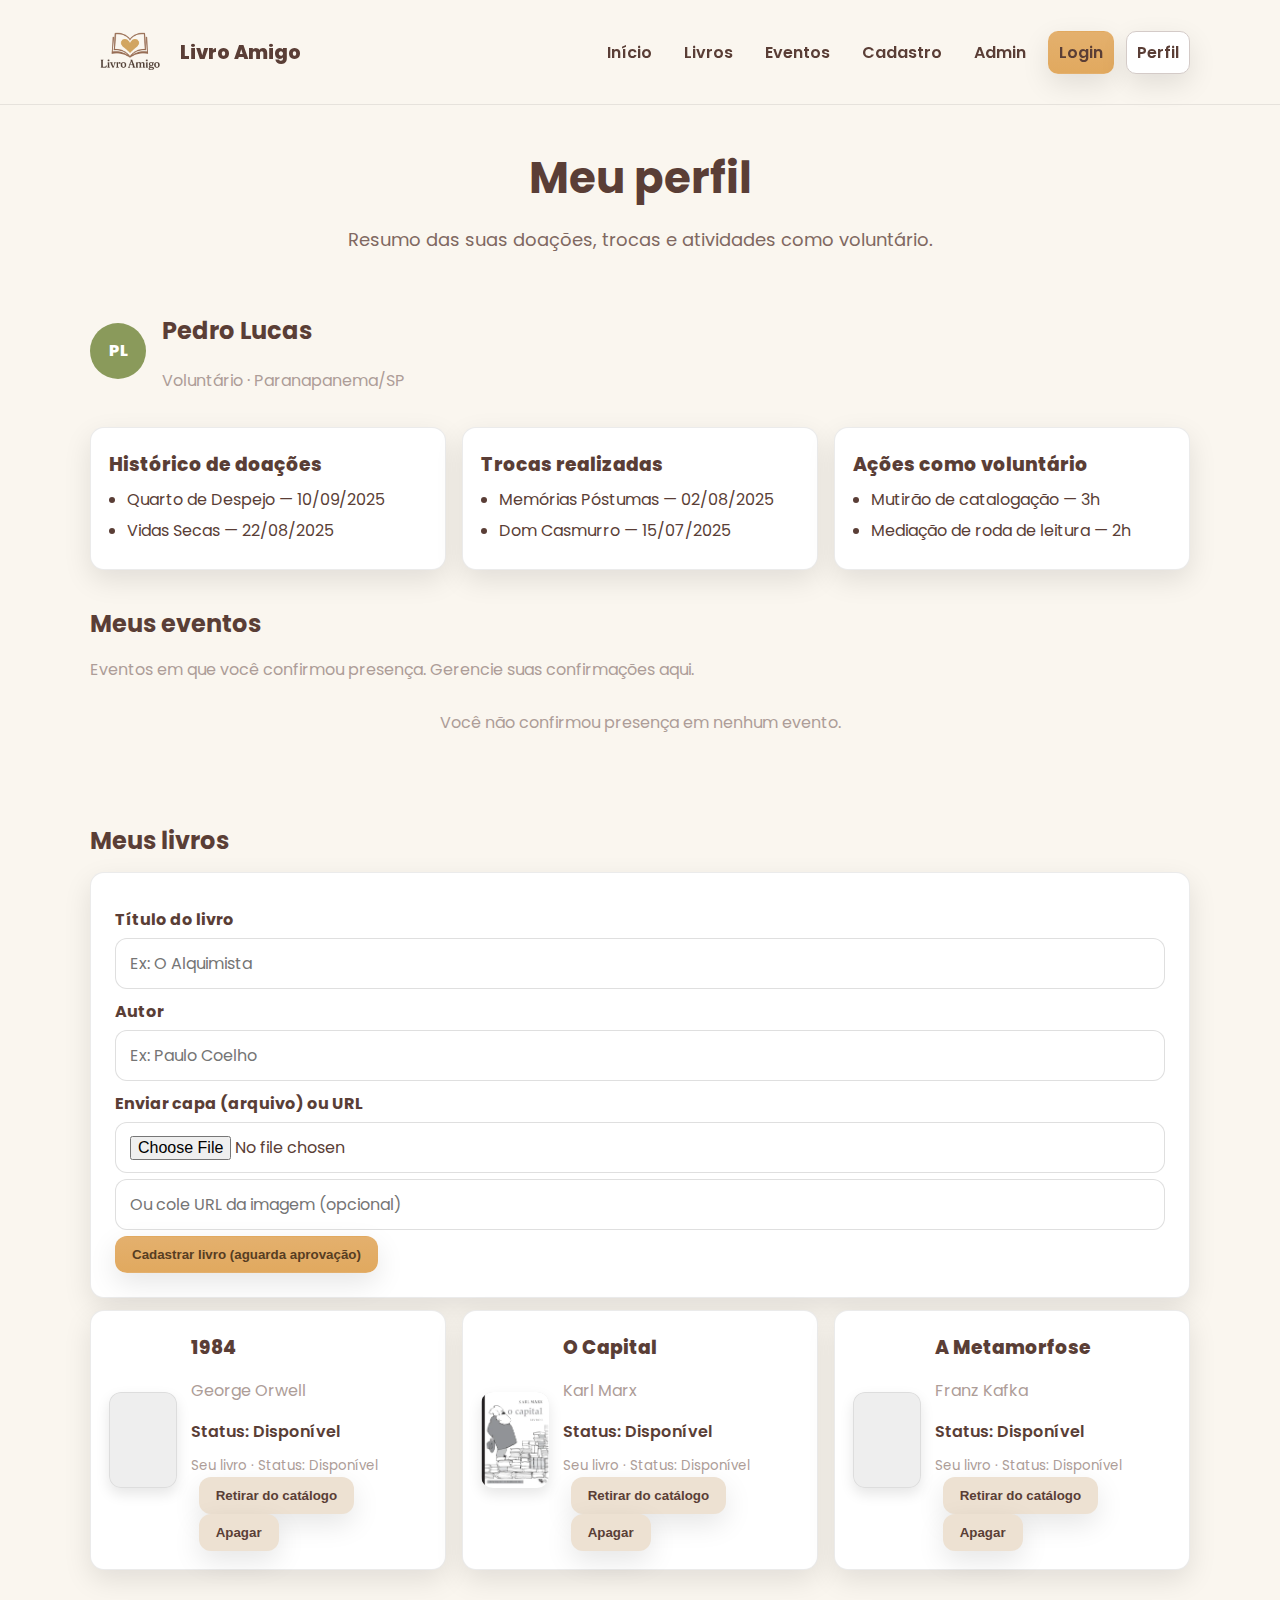
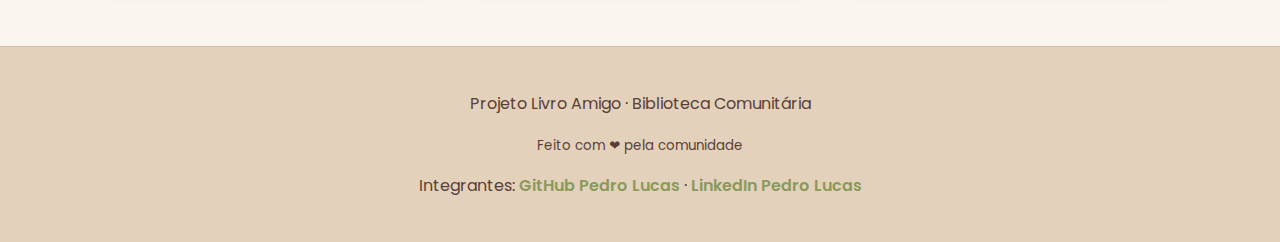
<file: perfil.html>
<!DOCTYPE html>
<html lang="pt-br">

<head>
  <meta charset="utf-8">
  <meta name="viewport" content="width=device-width,initial-scale=1">
  <meta name="description"
    content="Perfil do usuário na Biblioteca Comunitária Livro Amigo: histórico, trocas e livros favoritos.">
  <title>Meu perfil — Livro Amigo</title>
  <link rel="stylesheet" href="style.css">
  <link rel="preconnect" href="https://fonts.googleapis.com">
  <link rel="preconnect" href="https://fonts.gstatic.com" crossorigin>
  <link
    href="https://fonts.googleapis.com/css2?family=Merriweather:wght@700;900&family=Poppins:wght@400;600;800&display=swap"
    rel="stylesheet">
  <link href="https://unpkg.com/boxicons@2.1.4/css/boxicons.min.css" rel="stylesheet">
</head>

<body>
  <a class="skip-link" href="#conteudo">Ir para o conteúdo</a>
  <header class="site-header">
    <div class="container">
      <a class="brand" href="index.html" aria-label="Página inicial Livro Amigo">
        <img src="Public/ChatGPT%20Image%208%20de%20set.%20de%202025,%2017_44_16.png" alt="Logotipo Livro Amigo"
          width="80" height="80" loading="lazy" decoding="async">
        <span>Livro Amigo</span>
      </a>
      <nav class="nav">
        <a href="index.html">Início</a>
        <a href="livros.html">Livros</a>
        <a href="eventos.html">Eventos</a>
        <a href="cadastro.html">Cadastro</a>
        <a href="admin.html">Admin</a> <a href="login.html" class="btn">Login</a>
        <a href="perfil.html" class="btn btn--outline">Perfil</a>
      </nav>
    </div>
  </header>

  <main id="conteudo" role="main">
    <section class="hero hero--compact">
      <div class="container">
        <h1>Meu perfil</h1>
        <p>Resumo das suas doações, trocas e atividades como voluntário.</p>
      </div>
    </section>

    <div class="container">
      <section class="profile">
        <div class="profile-card">
          <div class="avatar" aria-hidden="true">PL</div>
          <div>
            <h2>Pedro Lucas</h2>
            <p class="muted">Voluntário · Paranapanema/SP</p>
          </div>
        </div>

        <div class="grid">
          <article class="card">
            <h3>Histórico de doações</h3>
            <ul id="historyList" class="list">
              <!-- Histórico carregado por JavaScript -->
            </ul>
            <div style="margin-top:8px;">
              <button id="viewAllHistory" class="btn btn--ghost" style="display:none;">Ver tudo</button>
            </div>
          </article>

          <article class="card">
            <h3>Trocas realizadas</h3>
            <ul class="list">
              <li>Memórias Póstumas — 02/08/2025</li>
              <li>Dom Casmurro — 15/07/2025</li>
            </ul>
          </article>

          <article class="card">
            <h3>Ações como voluntário</h3>
            <ul class="list">
              <li>Mutirão de catalogação — 3h</li>
              <li>Mediação de roda de leitura — 2h</li>
            </ul>
          </article>
        </div>

          <!-- Seção dedicada apenas para eventos do usuário (única instância) -->
          <section class="cards">
            <h2>Meus eventos</h2>
            <p class="muted">Eventos em que você confirmou presença. Gerencie suas confirmações aqui.</p>
            <ul id="myEventsList" class="events events--list">
              <!-- itens preenchidos por `perfil.js` -->
            </ul>
            <p id="noMyEvents" class="muted center" style="display:none; margin-top:12px;">Você não confirmou presença em nenhum evento.</p>
          </section>

          <section class="cards">
            <h2>Meus livros</h2>
          <form id="createBookForm" class="form" style="margin-bottom:12px;">
            <label for="newTitle">Título do livro</label>
            <input id="newTitle" type="text" required placeholder="Ex: O Alquimista">

            <label for="newAuthor">Autor</label>
            <input id="newAuthor" type="text" required placeholder="Ex: Paulo Coelho">

            <label for="newCoverFile">Enviar capa (arquivo) ou URL</label>
            <input id="newCoverFile" type="file" accept="image/*">
            <input id="newCover" type="url" placeholder="Ou cole URL da imagem (opcional)">

            <div class="form-actions">
              <button class="btn" type="submit">Cadastrar livro (aguarda aprovação)</button>
            </div>
          </form>

          <div id="meusLivros" class="grid grid--books">
            <!-- Lista de livros será renderizada via JavaScript -->
          </div>
        </section>
      </section>
    </div>
  </main>

  <footer class="site-footer">
    <div class="container">
      <p>Projeto Livro Amigo · Biblioteca Comunitária</p>
      <small>Feito com ❤ pela comunidade</small>
      <p>
        Integrantes:
        <a class="link" href="https://github.com/peluca2007" target="_blank" rel="noopener">GitHub Pedro Lucas</a> ·
        <a class="link" href="https://www.linkedin.com/in/pedro-lucas-sales-larini-7a885b1a4/" target="_blank" rel="noopener">LinkedIn Pedro Lucas</a>
      </p>
    </div>
  </footer>
  <script src="perfil.js" defer></script>
</body>

</html>
</file>
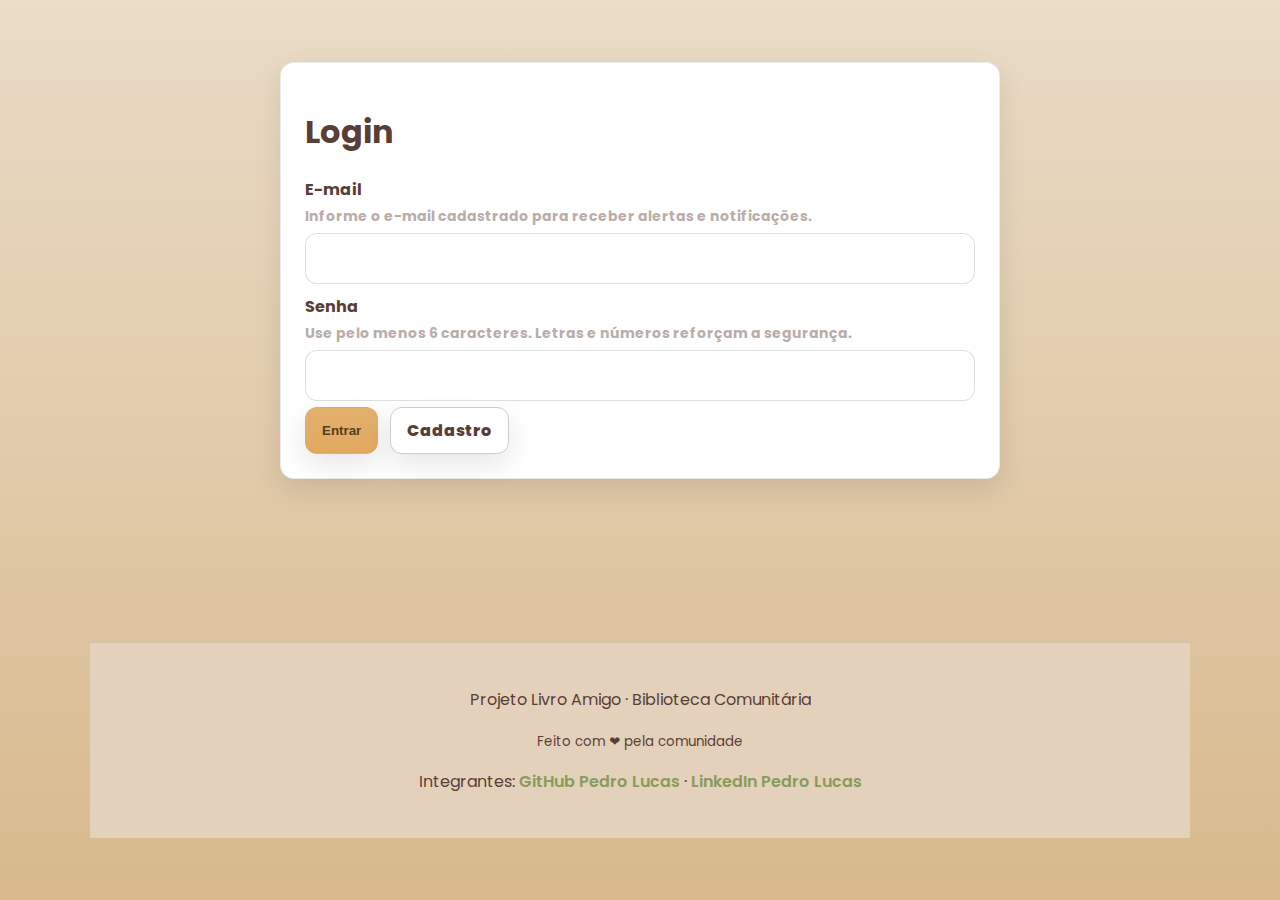
<file: LivroAmigo-main/login.html>
<!DOCTYPE html>
<html lang="pt-br">
<head>
  <meta charset="utf-8">
  <meta name="viewport" content="width=device-width,initial-scale=1">
  <meta name="description" content="Acesse sua conta Livro Amigo para acompanhar doações, trocas e atividades como voluntário.">
  <title>Login — Livro Amigo</title>
  <link rel="stylesheet" href="style.css">
  <link rel="preconnect" href="https://fonts.googleapis.com">
  <link rel="preconnect" href="https://fonts.gstatic.com" crossorigin>
  <link href="https://fonts.googleapis.com/css2?family=Merriweather:wght@700;900&family=Poppins:wght@400;600;800&display=swap" rel="stylesheet">
  <link href="https://unpkg.com/boxicons@2.1.4/css/boxicons.min.css" rel="stylesheet">
</head>
<body class="auth">
  <a class="skip-link" href="#conteudo">Ir para o conteúdo</a>
  <main id="conteudo" class="container narrow" role="main">
    <form class="form" action="perfil.html" method="get">
      <h1>Login</h1>
      <label for="email">E-mail
        <span id="login-email-hint" class="field-hint">Informe o e-mail cadastrado para receber alertas e notificações.</span>
      </label>
      <input id="email" name="email" type="email" autocomplete="email" required aria-describedby="login-email-hint">
      <label for="senha">Senha
        <span id="senha-hint" class="field-hint">Use pelo menos 6 caracteres. Letras e números reforçam a segurança.</span>
      </label>
      <input id="senha" name="senha" type="password" autocomplete="current-password" minlength="6" required aria-describedby="senha-hint">
      <div class="form-actions">
        <button class="btn" type="submit">Entrar</button>
        <a class="btn btn--outline" href="cadastro.html">Cadastro</a>
      </div>
    </form>
  </main>
  <footer class="site-footer">
    <div class="container">
      <p>Projeto Livro Amigo · Biblioteca Comunitária</p>
      <small>Feito com ❤ pela comunidade</small>
      <p>
        Integrantes:
        <a class="link" href="https://github.com/peluca2007" target="_blank" rel="noopener">GitHub Pedro Lucas</a> ·
        <a class="link" href="https://www.linkedin.com/in/pedro-lucas-sales-larini-7a885b1a4/" target="_blank" rel="noopener">LinkedIn Pedro Lucas</a>
      </p>
    </div>
  </footer>

  <script src="login.js" defer></script>
</body>
</html>
</file>
<file: style.css>
/* Paleta e reset simples */
:root {
  --bege: #DCC6AA;
  --mostarda: #E1A95F;
  --oliva: #8A9A5B;
  --marrom: #7B5E57;
  --marrom-escuro: #5A3E36;

  --surface: #ffffff;
  --surface-2: #faf6ef;
  --border: #00000014;

  --radius: 14px;
  --shadow-soft: 0 10px 28px rgba(0, 0, 0, .10);
  --shadow-strong: 0 14px 40px rgba(0, 0, 0, .18);
}

* {
  box-sizing: border-box
}

html,
body {
  height: 100%
}

body {
  margin: 0;
  font-family: 'Poppins', system-ui, -apple-system, Segoe UI, Roboto, Arial, Helvetica, sans-serif;
  color: var(--marrom-escuro);
  background: var(--surface-2);
}

/* Acessibilidade */
.skip-link {
  position: absolute;
  left: -9999px;
  top: auto;
  width: 1px;
  height: 1px;
  overflow: hidden
}

.skip-link:focus {
  left: 16px;
  top: 16px;
  width: auto;
  height: auto;
  background: #000;
  color: #fff;
  padding: 8px 12px;
  border-radius: 8px;
  z-index: 1000
}

.sr-only {
  position: absolute;
  width: 1px;
  height: 1px;
  padding: 0;
  margin: -1px;
  overflow: hidden;
  clip: rect(0, 0, 0, 0);
  border: 0
}

.field-hint {
  display: block;
  margin-top: 4px;
  font-size: .875rem;
  color: color-mix(in oklab, var(--marrom-escuro), #fff 60%)
}

.form-feedback {
  margin-top: 12px;
  font-size: .9rem;
  color: var(--marrom-escuro)
}

/* Layout */
.container {
  width: min(1100px, 92vw);
  margin-inline: auto
}

.narrow {
  width: min(720px, 92vw)
}

.center {
  text-align: center
}

main {
  scroll-margin-top: 96px
}

.muted {
  color: color-mix(in oklab, var(--marrom-escuro), #fff 52%)
}

.link {
  color: var(--oliva);
  text-decoration: none;
  font-weight: 600
}

.link:hover {
  text-decoration: underline
}

.list {
  margin: 0;
  padding-left: 18px
}

.list li {
  margin: 6px 0
}

/* Header */
.site-header {
  background: color-mix(in oklab, var(--bege), #fff 25% / 85%);
  backdrop-filter: blur(8px);
  border-bottom: 1px solid var(--border);
  position: sticky;
  top: 0;
  z-index: 100;
}

.site-header .container {
  display: flex;
  align-items: center;
  justify-content: space-between;
  padding: 12px 0
}

.brand {
  display: flex;
  align-items: center;
  gap: 10px;
  color: var(--marrom-escuro);
  text-decoration: none;
  font-weight: 800;
  font-size: 1.2rem
}

.brand img {
  filter: contrast(.9) saturate(.9)
}

.nav {
  display: flex;
  align-items: center;
  gap: 12px;
  flex-wrap: wrap
}

.nav a {
  padding: 8px 10px;
  border-radius: 10px;
  color: var(--marrom-escuro);
  text-decoration: none;
  font-weight: 600;
  outline: none;
  transition: background .2s, color .2s, transform .12s
}

.nav a:hover {
  background: color-mix(in oklab, var(--bege), #fff 35%);
  transform: translateY(-1px)
}

.nav a[aria-current="page"] {
  background: color-mix(in oklab, var(--bege), #fff 28%)
}

.nav a:focus-visible,
.btn:focus-visible,
.link:focus-visible {
  outline: 3px solid #E1A95F;
  outline-offset: 2px;
  border-radius: 10px
}

/* Hero */
.hero {
  padding: 48px 0 28px;
  background: transparent
}

.hero h1 {
  font-size: clamp(2rem, 3.4vw, 3rem);
  margin: 0 0 12px
}

.hero p {
  font-size: 1.125rem;
  max-width: 800px;
  margin: 0;
  color: color-mix(in oklab, var(--marrom-escuro), #fff 24%)
}

.hero--compact {
  padding: 40px 0 30px
}

.hero--compact .container {
  display: flex;
  flex-direction: column;
  gap: 10px
}

.hero--compact h1 {
  text-align: center;
  margin-bottom: 6px
}

.hero--compact p {
  text-align: center;
  max-width: 640px;
  margin-inline: auto
}

.hero-actions {
  display: flex;
  gap: 12px;
  margin-top: 18px;
  flex-wrap: wrap
}

/* Carousel */
.hero--carousel {
  padding: 24px 0 40px
}

.carousel-wrap {
  position: relative;
  display: block
}

.carousel {
  position: relative;
  height: clamp(240px, 50vh, 460px);
  border-radius: 18px;
  overflow: hidden;
  box-shadow: var(--shadow-strong);
}

.carousel__slides {
  position: relative;
  height: 100%
}

.carousel__slide {
  position: absolute;
  inset: 0;
  opacity: 0;
  transition: opacity .6s ease
}

.carousel__slide.is-active {
  opacity: 1
}

.carousel__slide::before {
  content: "";
  position: absolute;
  inset: 0;
  background-image: var(--slide-image);
  background-size: cover;
  background-position: center;
  filter: brightness(.48);
}

.carousel__content {
  position: relative;
  z-index: 1;
  height: 100%;
  display: grid;
  align-content: center;
  padding: clamp(18px, 4.5vw, 40px);
  color: #fff;
  text-shadow: 0 2px 12px rgba(0, 0, 0, .8)
}

.carousel__meta {
  display: inline-block;
  margin-bottom: 8px;
  padding: 6px 10px;
  background: rgba(0, 0, 0, .6);
  border-radius: 10px;
  font-weight: 700;
  color: #fff;
}

.carousel__heading {
  font-size: clamp(1.6rem, 4vw, 2.4rem);
  margin: 6px 0 4px;
  font-weight: 900;
  color: #fff;
  text-shadow: 0 2px 12px rgba(0, 0, 0, .8)
}

.carousel__heading--h2 {
  font-size: clamp(1.4rem, 3.4vw, 2rem);
  margin: 6px 0 4px;
  color: #fff;
}

.hero--carousel p {
  font-size: clamp(1rem, 2.4vw, 1.15rem);
  max-width: 820px;
  color: #fff;
  text-shadow: 0 2px 12px rgba(0, 0, 0, .8)
}

.carousel__control {
  position: absolute;
  top: 50%;
  transform: translateY(-50%);
  width: 46px;
  height: 46px;
  border-radius: 50%;
  border: 0;
  cursor: pointer;
  display: grid;
  place-items: center;
  z-index: 3;
  color: #fff;
  background: rgba(0, 0, 0, .5);
  box-shadow: 0 8px 20px rgba(0, 0, 0, .28), 0 0 0 3px rgba(255, 255, 255, .35);
}

.carousel__control--prev {
  left: -34px
}

.carousel__control--next {
  right: -34px
}

.carousel__control:hover {
  background: rgba(0, 0, 0, .65)
}

.carousel__dots {
  position: absolute;
  left: 50%;
  transform: translateX(-50%);
  bottom: -18px;
  display: flex;
  gap: 10px;
  z-index: 2
}

.carousel__dots button {
  width: 8px;
  height: 8px;
  border-radius: 50%;
  border: 0;
  cursor: pointer;
  background: rgba(0, 0, 0, .28)
}

.carousel__dots button[aria-current="true"] {
  width: 22px;
  border-radius: 999px;
  background: var(--mostarda)
}

/* Cards e grids */
.cards {
  padding: 36px 0
}

.cards>h2 {
  margin: 0 0 14px
}

.grid {
  display: grid;
  gap: 16px;
  grid-template-columns: repeat(auto-fit, minmax(240px, 1fr))
}

.card {
  background: var(--surface);
  border-radius: var(--radius);
  padding: 18px;
  box-shadow: var(--shadow-soft);
  border: 1px solid var(--border)
}

.card h3 {
  margin: 4px 0 8px;
  font-weight: 800
}

.book {
  display: flex;
  gap: 14px;
  align-items: center
}

.book-cover {
  width: 72px;
  height: 96px;
  border-radius: 12px;
  object-fit: cover;
  background: #eee;
  box-shadow: 0 6px 14px rgba(0, 0, 0, .10), inset 0 0 0 1px #00000012
}

.grid--books .book {
  flex-direction: row
}

/* Eventos */
.events {
  list-style: none;
  margin: 0;
  padding: 0;
  display: grid;
  gap: 12px
}


.events li {
  display: flex;
  gap: 16px;
  align-items: flex-start;
  background: var(--surface);
  border-radius: var(--radius);
  padding: 14px;
  box-shadow: var(--shadow-soft);
  border: 1px solid var(--border);
  /* borda lateral menor para não dominar o card */
  border-left: 8px solid var(--mostarda);
  transition: box-shadow .15s, transform .12s;
  padding-left: 18px; /* dar espaço interno suficiente para o bloco de data */
}

.events li {
  /* permitir que ações (botões) fiquem visíveis e não sejam recortados */
  overflow: visible;

  /* Posiciona o contêiner de ações no canto superior direito do card.
     Isso cobre os casos em que o HTML usa um <div> inline (margin-left:auto)
     em vez de uma classe específica. Em telas pequenas os botões voltam
     a ser posicionados de forma estática abaixo do conteúdo. */
}

.events li > div:last-child {
  /* fallback for any last-child div: ensure it doesn't shrink */
  flex-shrink: 0;
}

.events li > div:last-child .btn {
  white-space: nowrap;
}

.events time {
  flex: 0 0 auto;
  white-space: nowrap;
  min-width: 84px;
  max-width: 140px;
}
.events li > div {
  min-width: 0; /* importante para evitar overflow em flex items */
}
.events time {
  flex: 0 0 auto;
  white-space: nowrap;
  min-width: 84px;
  max-width: 140px;
}

.events time {
  display: flex;
  flex-direction: column;
  align-items: center;
  justify-content: center;
  background: color-mix(in oklab, var(--mostarda), #000 10%);
  color: #fff;
  font-weight: 800;
  border-radius: 10px;
  min-width: 76px;
  padding: 8px;
  box-shadow: var(--shadow-soft);
}

.events time .ev-date {
  font-size: 0.95rem;
}

.events time .ev-time {
  font-size: 0.9rem;
  font-weight: 700;
  margin-top: 4px;
  color: rgba(255,255,255,0.95);
}

/* Perfil */
.profile-card {
  display: flex;
  align-items: center;
  gap: 16px;
  margin: 10px 0 18px
}

.avatar {
  width: 56px;
  height: 56px;
  border-radius: 50%;
  display: grid;
  place-items: center;
  background: var(--oliva);
  color: #fff;
  font-weight: 800
}

/* Formulários */
.form {
  background: var(--surface);
  border-radius: var(--radius);
  padding: 24px;
  box-shadow: var(--shadow-soft);
  border: 1px solid var(--border)
}

.form--elevated {
  margin-top: 8vh
}

fieldset {
  border: 1px solid #00000015;
  border-radius: 12px;
  padding: 16px;
  margin: 0 0 18px
}

legend {
  padding: 0 6px;
  font-weight: 700
}

label {
  display: block;
  margin-top: 10px;
  font-weight: 700
}

input,
select,
textarea {
  width: 100%;
  padding: 12px 14px;
  margin-top: 6px;
  border-radius: 12px;
  border: 1px solid #00000020;
  font: inherit;
  color: var(--marrom-escuro);
  background: #fff;
  transition: box-shadow .15s, border-color .15s
}

input:focus,
select:focus,
textarea:focus {
  outline: 0;
  border-color: color-mix(in oklab, var(--mostarda), #000 14%);
  box-shadow: 0 0 0 4px color-mix(in oklab, var(--mostarda), #fff 70%)
}

.checkbox {
  display: flex;
  align-items: center;
  gap: 10px;
  font-weight: 600
}

.checkbox input {
  width: auto;
  margin: 0
}

.form-row {
  display: flex;
  gap: 12px;
  align-items: center
}

.form-row.between {
  justify-content: space-between
}

.form-actions {
  display: flex;
  gap: 12px;
  flex-wrap: wrap;
  margin-top: 6px
}

/* Botões */
.btn {
  --bg: linear-gradient(180deg, color-mix(in oklab, var(--mostarda), #fff 8%), var(--mostarda));
  --fg: #573d22;
  --bd: #0000;
  background: var(--bg);
  color: var(--fg);
  border: 1px solid var(--bd);
  padding: 10px 16px;
  border-radius: 12px;
  font-weight: 800;
  text-decoration: none;
  display: inline-flex;
  align-items: center;
  justify-content: center;
  gap: 8px;
  box-shadow: var(--shadow-soft);
  transition: transform .15s, filter .15s, background .2s;
}

.btn:hover {
  transform: translateY(-2px)
}

.btn:active {
  transform: translateY(0)
}

.btn--outline {
  --bg: #fff;
  --fg: var(--marrom-escuro);
  --bd: color-mix(in oklab, var(--marrom-escuro), #fff 75%)
}

.btn--ghost {
  --bg: color-mix(in oklab, var(--bege), #fff 48%);
  --fg: var(--marrom-escuro)
}

.active-filter {
  box-shadow: 0 8px 18px rgba(0,0,0,0.08);
  transform: translateY(-2px);
  border-color: color-mix(in oklab, var(--mostarda), #000 6%);
}

/* Rodapé */
.site-footer {
  padding: 28px 0;
  margin-top: 40px;
  background: color-mix(in oklab, var(--bege), #fff 20%);
  border-top: 1px solid var(--border);
  text-align: center
}

/* Páginas de autenticação */
body.auth {
  background: linear-gradient(180deg, #eadcc7, #d8b98d);
  display: grid;
  place-items: center
}

/* Responsivo */
@media (max-width:900px) {
  .hero--carousel {
    padding: 26px 0 18px
  }

  .carousel__control--prev {
    left: 10px
  }

  .carousel__control--next {
    right: 10px
  }

  .carousel__dots {
    bottom: 12px
  }
}

@media (max-width:720px) {
  .site-header .container {
    flex-direction: column;
    align-items: flex-start;
    gap: 12px
  }

  .nav {
    justify-content: flex-start;
    width: 100%;
    gap: 8px
  }

  .hero {
    padding: 56px 0 34px
  }

  .hero--compact {
    padding: 30px 0 20px
  }

  .grid {
    grid-template-columns: repeat(auto-fit, minmax(200px, 1fr))
  }

  .profile-card {
    flex-direction: column;
    align-items: flex-start
  }
}

@media (max-width:480px) {
  .hero-actions {
    flex-direction: column;
    width: 100%
  }

  .btn {
    width: 100%
  }

  .events li {
    flex-direction: column;
  }

  .events time {
    min-width: auto;
    width: 100%;
    height: auto;
    padding: 6px 0;
  }

  .book {
    align-items: flex-start;
  }

  /* também aplicar empilhamento para o fallback (div:last-child) */
  .events li > div:last-child {
    position: static;
    width: 100%;
    justify-content: flex-end;
    margin-top: 10px;
  }

  .form {
    padding: 18px;
  }

  .form-actions {
    flex-direction: column;
    align-items: stretch;
  }
}

@media (max-width:720px) {
  /* para larguras intermediárias, prevenir que botões saiam da direita;
     empilha ações abaixo quando necessário */
  .events li {
    flex-direction: column;
  }
  .events li > div:last-child {
    position: static;
    width: 100%;
    justify-content: flex-end;
    margin-top: 10px;
  }
}
/* Em telas pequenas, o card empilha conteúdo — usar acento no topo fica melhor visualmente */
@media (max-width:480px) {
  .events li {
    border-left: 0;
    border-top: 6px solid var(--mostarda);
    padding-left: 14px;
    padding-top: 12px;
  }
}
.events--list li {
  display: flex;
  justify-content: space-between;
  align-items: flex-start; /* allow time block to align at top */
  gap: 12px;
}

/* permitir que ações (botões) fiquem visíveis em vez de serem recortadas */
.events--list li {
  overflow: visible;
}

.events--list time {
  flex: 0 0 100px;
  min-width: 80px;
  max-width: 140px;
  text-align: center;
  word-break: keep-all;
}

/* evitar quebra de linha dentro de botões de ação */
.events--list .btn {
  white-space: nowrap;
}

.events--list .event-actions {
  flex: 0 0 auto;
  display: flex;
  align-items: center;
  gap: 8px;
  flex-shrink: 0;
  z-index: 2;
}

/* Apply same action container behavior to any events list variant */
.events .event-actions {
  flex: 0 0 auto;
  display: flex;
  align-items: center;
  gap: 8px;
  flex-shrink: 0;
  z-index: 2;
}

/* ensure main content divs can shrink instead of overflowing */
.events--list li > div {
  min-width: 0;
}

/* Tamanho menor para o botão de excluir */
.btn--sm {
  padding: 6px 12px;
  font-size: 0.9rem;
}

/* Destaque vermelho ao passar o mouse no botão de excluir */
.delete-btn:hover {
  background-color: #ffebee;
  color: #c62828;
  border-color: #c62828;
}

/* Ajuste responsivo para a lista do admin */
@media (max-width: 480px) {
  .events--list li {
    flex-direction: column;
    align-items: flex-start;

  /* em telas pequenas, empilhar ações abaixo do conteúdo para evitar overflow */
  .events--list .event-actions {
    width: 100%;
    justify-content: flex-end;
    margin-top: 10px;
  }
    gap: 10px;
  }
  
  .delete-btn {
    width: 100%;
  }
}
</file>
<file: LivroAmigo-main/style.css>
/* Paleta e reset simples */
:root {
  --bege: #DCC6AA;
  --mostarda: #E1A95F;
  --oliva: #8A9A5B;
  --marrom: #7B5E57;
  --marrom-escuro: #5A3E36;

  --surface: #ffffff;
  --surface-2: #faf6ef;
  --border: #00000014;

  --radius: 14px;
  --shadow-soft: 0 10px 28px rgba(0, 0, 0, .10);
  --shadow-strong: 0 14px 40px rgba(0, 0, 0, .18);
}

* {
  box-sizing: border-box
}

html,
body {
  height: 100%
}

body {
  margin: 0;
  font-family: 'Poppins', system-ui, -apple-system, Segoe UI, Roboto, Arial, Helvetica, sans-serif;
  color: var(--marrom-escuro);
  background: var(--surface-2);
}

/* Acessibilidade */
.skip-link {
  position: absolute;
  left: -9999px;
  top: auto;
  width: 1px;
  height: 1px;
  overflow: hidden
}

.skip-link:focus {
  left: 16px;
  top: 16px;
  width: auto;
  height: auto;
  background: #000;
  color: #fff;
  padding: 8px 12px;
  border-radius: 8px;
  z-index: 1000
}

.sr-only {
  position: absolute;
  width: 1px;
  height: 1px;
  padding: 0;
  margin: -1px;
  overflow: hidden;
  clip: rect(0, 0, 0, 0);
  border: 0
}

.field-hint {
  display: block;
  margin-top: 4px;
  font-size: .875rem;
  color: color-mix(in oklab, var(--marrom-escuro), #fff 60%)
}

.form-feedback {
  margin-top: 12px;
  font-size: .9rem;
  color: var(--marrom-escuro)
}

/* Layout */
.container {
  width: min(1100px, 92vw);
  margin-inline: auto
}

.narrow {
  width: min(720px, 92vw)
}

.center {
  text-align: center
}

main {
  scroll-margin-top: 96px
}

.muted {
  color: color-mix(in oklab, var(--marrom-escuro), #fff 52%)
}

.link {
  color: var(--oliva);
  text-decoration: none;
  font-weight: 600
}

.link:hover {
  text-decoration: underline
}

.list {
  margin: 0;
  padding-left: 18px
}

.list li {
  margin: 6px 0
}

/* Header */
.site-header {
  background: color-mix(in oklab, var(--bege), #fff 25% / 85%);
  backdrop-filter: blur(8px);
  border-bottom: 1px solid var(--border);
  position: sticky;
  top: 0;
  z-index: 100;
}

.site-header .container {
  display: flex;
  align-items: center;
  justify-content: space-between;
  padding: 12px 0
}

.brand {
  display: flex;
  align-items: center;
  gap: 10px;
  color: var(--marrom-escuro);
  text-decoration: none;
  font-weight: 800;
  font-size: 1.2rem
}

.brand img {
  filter: contrast(.9) saturate(.9)
}

.nav {
  display: flex;
  align-items: center;
  gap: 12px;
  flex-wrap: wrap
}

.nav a {
  padding: 8px 10px;
  border-radius: 10px;
  color: var(--marrom-escuro);
  text-decoration: none;
  font-weight: 600;
  outline: none;
  transition: background .2s, color .2s, transform .12s
}

.nav a:hover {
  background: color-mix(in oklab, var(--bege), #fff 35%);
  transform: translateY(-1px)
}

.nav a[aria-current="page"] {
  background: color-mix(in oklab, var(--bege), #fff 28%)
}

.nav a:focus-visible,
.btn:focus-visible,
.link:focus-visible {
  outline: 3px solid #E1A95F;
  outline-offset: 2px;
  border-radius: 10px
}

/* Hero */
.hero {
  padding: 48px 0 28px;
  background: transparent
}

.hero h1 {
  font-size: clamp(2rem, 3.4vw, 3rem);
  margin: 0 0 12px
}

.hero p {
  font-size: 1.125rem;
  max-width: 800px;
  margin: 0;
  color: color-mix(in oklab, var(--marrom-escuro), #fff 24%)
}

.hero--compact {
  padding: 40px 0 30px
}

.hero--compact .container {
  display: flex;
  flex-direction: column;
  gap: 10px
}

.hero--compact h1 {
  text-align: center;
  margin-bottom: 6px
}

.hero--compact p {
  text-align: center;
  max-width: 640px;
  margin-inline: auto
}

.hero-actions {
  display: flex;
  gap: 12px;
  margin-top: 18px;
  flex-wrap: wrap
}

/* Carousel */
.hero--carousel {
  padding: 24px 0 40px
}

.carousel-wrap {
  position: relative;
  display: block
}

.carousel {
  position: relative;
  height: clamp(240px, 50vh, 460px);
  border-radius: 18px;
  overflow: hidden;
  box-shadow: var(--shadow-strong);
}

.carousel__slides {
  position: relative;
  height: 100%
}

.carousel__slide {
  position: absolute;
  inset: 0;
  opacity: 0;
  transition: opacity .6s ease
}

.carousel__slide.is-active {
  opacity: 1
}

.carousel__slide::before {
  content: "";
  position: absolute;
  inset: 0;
  background-image: var(--slide-image);
  background-size: cover;
  background-position: center;
  filter: brightness(.48);
}

.carousel__content {
  position: relative;
  z-index: 1;
  height: 100%;
  display: grid;
  align-content: center;
  padding: clamp(18px, 4.5vw, 40px);
  color: #fff;
  text-shadow: 0 2px 12px rgba(0, 0, 0, .8)
}

.carousel__meta {
  display: inline-block;
  margin-bottom: 8px;
  padding: 6px 10px;
  background: rgba(0, 0, 0, .6);
  border-radius: 10px;
  font-weight: 700;
  color: #fff;
}

.carousel__heading {
  font-size: clamp(1.6rem, 4vw, 2.4rem);
  margin: 6px 0 4px;
  font-weight: 900;
  color: #fff;
  text-shadow: 0 2px 12px rgba(0, 0, 0, .8)
}

.carousel__heading--h2 {
  font-size: clamp(1.4rem, 3.4vw, 2rem);
  margin: 6px 0 4px;
  color: #fff;
}

.hero--carousel p {
  font-size: clamp(1rem, 2.4vw, 1.15rem);
  max-width: 820px;
  color: #fff;
  text-shadow: 0 2px 12px rgba(0, 0, 0, .8)
}

.carousel__control {
  position: absolute;
  top: 50%;
  transform: translateY(-50%);
  width: 46px;
  height: 46px;
  border-radius: 50%;
  border: 0;
  cursor: pointer;
  display: grid;
  place-items: center;
  z-index: 3;
  color: #fff;
  background: rgba(0, 0, 0, .5);
  box-shadow: 0 8px 20px rgba(0, 0, 0, .28), 0 0 0 3px rgba(255, 255, 255, .35);
}

.carousel__control--prev {
  left: -34px
}

.carousel__control--next {
  right: -34px
}

.carousel__control:hover {
  background: rgba(0, 0, 0, .65)
}

.carousel__dots {
  position: absolute;
  left: 50%;
  transform: translateX(-50%);
  bottom: -18px;
  display: flex;
  gap: 10px;
  z-index: 2
}

.carousel__dots button {
  width: 8px;
  height: 8px;
  border-radius: 50%;
  border: 0;
  cursor: pointer;
  background: rgba(0, 0, 0, .28)
}

.carousel__dots button[aria-current="true"] {
  width: 22px;
  border-radius: 999px;
  background: var(--mostarda)
}

/* Cards e grids */
.cards {
  padding: 36px 0
}

.cards>h2 {
  margin: 0 0 14px
}

.grid {
  display: grid;
  gap: 16px;
  grid-template-columns: repeat(auto-fit, minmax(240px, 1fr))
}

.card {
  background: var(--surface);
  border-radius: var(--radius);
  padding: 18px;
  box-shadow: var(--shadow-soft);
  border: 1px solid var(--border)
}

.card h3 {
  margin: 4px 0 8px;
  font-weight: 800
}

.book {
  display: flex;
  gap: 14px;
  align-items: center
}

.book-cover {
  width: 72px;
  height: 96px;
  border-radius: 12px;
  object-fit: cover;
  background: #eee;
  box-shadow: 0 6px 14px rgba(0, 0, 0, .10), inset 0 0 0 1px #00000012
}

.grid--books .book {
  flex-direction: row
}

/* Eventos */
.events {
  list-style: none;
  margin: 0;
  padding: 0;
  display: grid;
  gap: 12px
}


.events li {
  display: flex;
  gap: 16px;
  align-items: flex-start;
  background: var(--surface);
  border-radius: var(--radius);
  padding: 14px;
  box-shadow: var(--shadow-soft);
  border: 1px solid var(--border);
  /* borda lateral menor para não dominar o card */
  border-left: 8px solid var(--mostarda);
  transition: box-shadow .15s, transform .12s;
  padding-left: 18px; /* dar espaço interno suficiente para o bloco de data */
}

.events li {
  /* permitir que ações (botões) fiquem visíveis e não sejam recortados */
  overflow: visible;

  /* Posiciona o contêiner de ações no canto superior direito do card.
     Isso cobre os casos em que o HTML usa um <div> inline (margin-left:auto)
     em vez de uma classe específica. Em telas pequenas os botões voltam
     a ser posicionados de forma estática abaixo do conteúdo. */
}

.events li > div:last-child {
  /* fallback for any last-child div: ensure it doesn't shrink */
  flex-shrink: 0;
}

.events li > div:last-child .btn {
  white-space: nowrap;
}

.events time {
  flex: 0 0 auto;
  white-space: nowrap;
  min-width: 84px;
  max-width: 140px;
}
.events li > div {
  min-width: 0; /* importante para evitar overflow em flex items */
}
.events time {
  flex: 0 0 auto;
  white-space: nowrap;
  min-width: 84px;
  max-width: 140px;
}

.events time {
  display: flex;
  flex-direction: column;
  align-items: center;
  justify-content: center;
  background: color-mix(in oklab, var(--mostarda), #000 10%);
  color: #fff;
  font-weight: 800;
  border-radius: 10px;
  min-width: 76px;
  padding: 8px;
  box-shadow: var(--shadow-soft);
}

.events time .ev-date {
  font-size: 0.95rem;
}

.events time .ev-time {
  font-size: 0.9rem;
  font-weight: 700;
  margin-top: 4px;
  color: rgba(255,255,255,0.95);
}

/* Perfil */
.profile-card {
  display: flex;
  align-items: center;
  gap: 16px;
  margin: 10px 0 18px
}

.avatar {
  width: 56px;
  height: 56px;
  border-radius: 50%;
  display: grid;
  place-items: center;
  background: var(--oliva);
  color: #fff;
  font-weight: 800
}

/* Formulários */
.form {
  background: var(--surface);
  border-radius: var(--radius);
  padding: 24px;
  box-shadow: var(--shadow-soft);
  border: 1px solid var(--border)
}

.form--elevated {
  margin-top: 8vh
}

fieldset {
  border: 1px solid #00000015;
  border-radius: 12px;
  padding: 16px;
  margin: 0 0 18px
}

legend {
  padding: 0 6px;
  font-weight: 700
}

label {
  display: block;
  margin-top: 10px;
  font-weight: 700
}

input,
select,
textarea {
  width: 100%;
  padding: 12px 14px;
  margin-top: 6px;
  border-radius: 12px;
  border: 1px solid #00000020;
  font: inherit;
  color: var(--marrom-escuro);
  background: #fff;
  transition: box-shadow .15s, border-color .15s
}

input:focus,
select:focus,
textarea:focus {
  outline: 0;
  border-color: color-mix(in oklab, var(--mostarda), #000 14%);
  box-shadow: 0 0 0 4px color-mix(in oklab, var(--mostarda), #fff 70%)
}

.checkbox {
  display: flex;
  align-items: center;
  gap: 10px;
  font-weight: 600
}

.checkbox input {
  width: auto;
  margin: 0
}

.form-row {
  display: flex;
  gap: 12px;
  align-items: center
}

.form-row.between {
  justify-content: space-between
}

.form-actions {
  display: flex;
  gap: 12px;
  flex-wrap: wrap;
  margin-top: 6px
}

/* Botões */
.btn {
  --bg: linear-gradient(180deg, color-mix(in oklab, var(--mostarda), #fff 8%), var(--mostarda));
  --fg: #573d22;
  --bd: #0000;
  background: var(--bg);
  color: var(--fg);
  border: 1px solid var(--bd);
  padding: 10px 16px;
  border-radius: 12px;
  font-weight: 800;
  text-decoration: none;
  display: inline-flex;
  align-items: center;
  justify-content: center;
  gap: 8px;
  box-shadow: var(--shadow-soft);
  transition: transform .15s, filter .15s, background .2s;
}

.btn:hover {
  transform: translateY(-2px)
}

.btn:active {
  transform: translateY(0)
}

.btn--outline {
  --bg: #fff;
  --fg: var(--marrom-escuro);
  --bd: color-mix(in oklab, var(--marrom-escuro), #fff 75%)
}

.btn--ghost {
  --bg: color-mix(in oklab, var(--bege), #fff 48%);
  --fg: var(--marrom-escuro)
}

.active-filter {
  box-shadow: 0 8px 18px rgba(0,0,0,0.08);
  transform: translateY(-2px);
  border-color: color-mix(in oklab, var(--mostarda), #000 6%);
}

/* Rodapé */
.site-footer {
  padding: 28px 0;
  margin-top: 40px;
  background: color-mix(in oklab, var(--bege), #fff 20%);
  border-top: 1px solid var(--border);
  text-align: center
}

/* Páginas de autenticação */
body.auth {
  background: linear-gradient(180deg, #eadcc7, #d8b98d);
  display: grid;
  place-items: center
}

/* Responsivo */
@media (max-width:900px) {
  .hero--carousel {
    padding: 26px 0 18px
  }

  .carousel__control--prev {
    left: 10px
  }

  .carousel__control--next {
    right: 10px
  }

  .carousel__dots {
    bottom: 12px
  }
}

@media (max-width:720px) {
  .site-header .container {
    flex-direction: column;
    align-items: flex-start;
    gap: 12px
  }

  .nav {
    justify-content: flex-start;
    width: 100%;
    gap: 8px
  }

  .hero {
    padding: 56px 0 34px
  }

  .hero--compact {
    padding: 30px 0 20px
  }

  .grid {
    grid-template-columns: repeat(auto-fit, minmax(200px, 1fr))
  }

  .profile-card {
    flex-direction: column;
    align-items: flex-start
  }
}

@media (max-width:480px) {
  .hero-actions {
    flex-direction: column;
    width: 100%
  }

  .btn {
    width: 100%
  }

  .events li {
    flex-direction: column;
  }

  .events time {
    min-width: auto;
    width: 100%;
    height: auto;
    padding: 6px 0;
  }

  .book {
    align-items: flex-start;
  }

  /* também aplicar empilhamento para o fallback (div:last-child) */
  .events li > div:last-child {
    position: static;
    width: 100%;
    justify-content: flex-end;
    margin-top: 10px;
  }

  .form {
    padding: 18px;
  }

  .form-actions {
    flex-direction: column;
    align-items: stretch;
  }
}

@media (max-width:720px) {
  /* para larguras intermediárias, prevenir que botões saiam da direita;
     empilha ações abaixo quando necessário */
  .events li {
    flex-direction: column;
  }
  .events li > div:last-child {
    position: static;
    width: 100%;
    justify-content: flex-end;
    margin-top: 10px;
  }
}
/* Em telas pequenas, o card empilha conteúdo — usar acento no topo fica melhor visualmente */
@media (max-width:480px) {
  .events li {
    border-left: 0;
    border-top: 6px solid var(--mostarda);
    padding-left: 14px;
    padding-top: 12px;
  }
}
.events--list li {
  display: flex;
  justify-content: space-between;
  align-items: flex-start; /* allow time block to align at top */
  gap: 12px;
}

/* permitir que ações (botões) fiquem visíveis em vez de serem recortadas */
.events--list li {
  overflow: visible;
}

.events--list time {
  flex: 0 0 100px;
  min-width: 80px;
  max-width: 140px;
  text-align: center;
  word-break: keep-all;
}

/* evitar quebra de linha dentro de botões de ação */
.events--list .btn {
  white-space: nowrap;
}

.events--list .event-actions {
  flex: 0 0 auto;
  display: flex;
  align-items: center;
  gap: 8px;
  flex-shrink: 0;
  z-index: 2;
}

/* Apply same action container behavior to any events list variant */
.events .event-actions {
  flex: 0 0 auto;
  display: flex;
  align-items: center;
  gap: 8px;
  flex-shrink: 0;
  z-index: 2;
}

/* ensure main content divs can shrink instead of overflowing */
.events--list li > div {
  min-width: 0;
}

/* Tamanho menor para o botão de excluir */
.btn--sm {
  padding: 6px 12px;
  font-size: 0.9rem;
}

/* Destaque vermelho ao passar o mouse no botão de excluir */
.delete-btn:hover {
  background-color: #ffebee;
  color: #c62828;
  border-color: #c62828;
}

/* Ajuste responsivo para a lista do admin */
@media (max-width: 480px) {
  .events--list li {
    flex-direction: column;
    align-items: flex-start;

  /* em telas pequenas, empilhar ações abaixo do conteúdo para evitar overflow */
  .events--list .event-actions {
    width: 100%;
    justify-content: flex-end;
    margin-top: 10px;
  }
    gap: 10px;
  }
  
  .delete-btn {
    width: 100%;
  }
}
</file>
